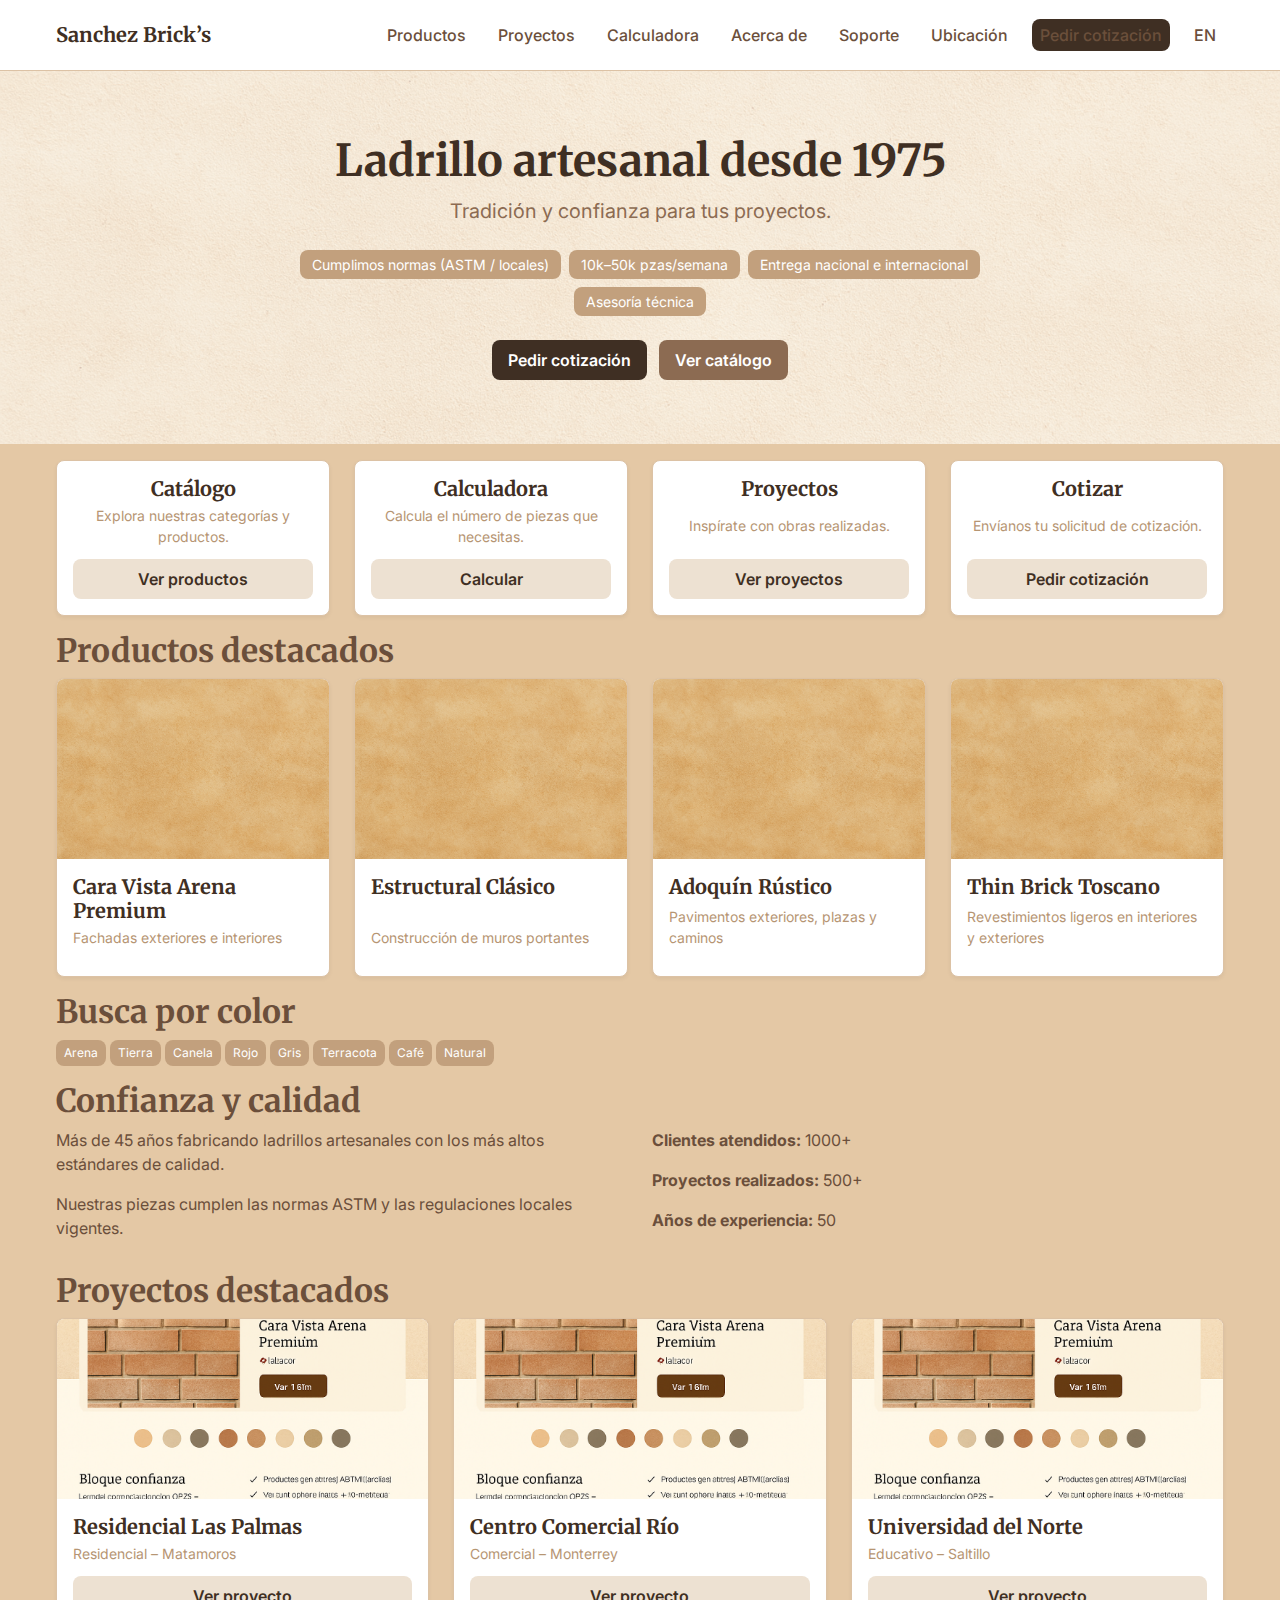
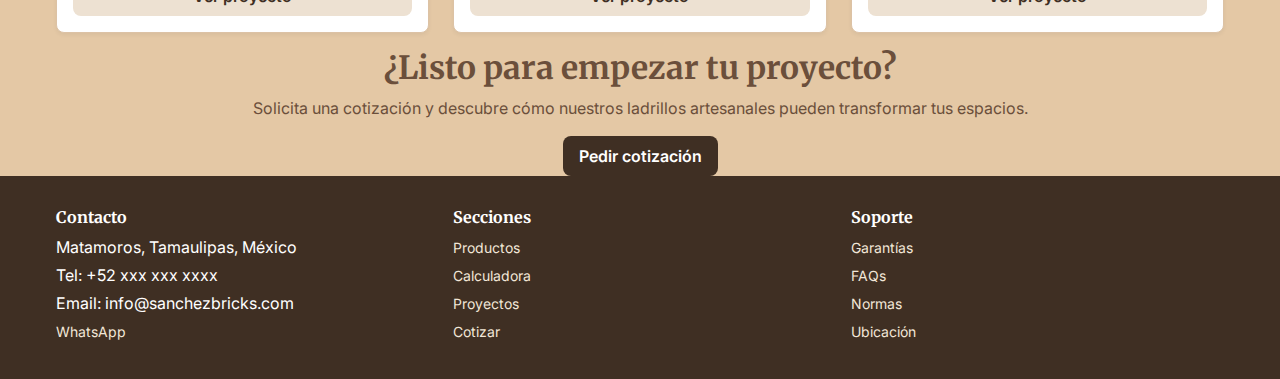
<file: index.html>
<!DOCTYPE html>
<html lang="es">
<head>
  <meta charset="UTF-8">
  <meta name="viewport" content="width=device-width, initial-scale=1.0">
  <title>Sanchez Brick’s | Ladrillo artesanal en Matamoros</title>
  <meta name="description" content="Desde 1975 fabricamos ladrillos artesanales de alta calidad. Catálogo, fichas técnicas y asesoría para proyectos en México y exportación.">
  <!-- Google Fonts -->
  <link rel="preconnect" href="https://fonts.googleapis.com">
  <link rel="preconnect" href="https://fonts.gstatic.com" crossorigin>
  <link href="https://fonts.googleapis.com/css2?family=Inter:wght@400;500;600&family=Merriweather:wght@700;800&display=swap" rel="stylesheet">
  <!-- Stylesheet -->
  <link rel="stylesheet" href="styles.css">
</head>
<body>
  <!-- Header / Navigation -->
  <header>
    <div class="container nav">
      <div class="logo">
        Sanchez Brick’s
      </div>
      <button id="menu-toggle" aria-label="Menú">☰</button>
      <ul>
        <li><a href="productos.html">Productos</a></li>
        <li><a href="proyectos.html">Proyectos</a></li>
        <li><a href="calculadora.html">Calculadora</a></li>
        <li><a href="acerca-de.html">Acerca de</a></li>
        <li><a href="soporte.html">Soporte</a></li>
        <li><a href="ubicacion.html">Ubicación</a></li>
        <li><a href="cotizar.html" class="btn btn-primary">Pedir cotización</a></li>
        <li><a href="en/index.html">EN</a></li>
      </ul>
    </div>
  </header>

  <!-- Hero Section -->
  <section class="hero">
    <div class="content">
      <h1>Ladrillo artesanal desde 1975</h1>
      <p class="subtitle">Tradición y confianza para tus proyectos.</p>
      <div class="badge-container">
        <span class="badge">Cumplimos normas (ASTM / locales)</span>
        <span class="badge">10k–50k pzas/semana</span>
        <span class="badge">Entrega nacional e internacional</span>
        <span class="badge">Asesoría técnica</span>
      </div>
      <a href="cotizar.html" class="btn btn-primary">Pedir cotización</a>
      <a href="productos.html" class="btn btn-secondary" style="margin-left:0.5rem;">Ver catálogo</a>
    </div>
  </section>

  <!-- Quick Access Section -->
  <section class="container mt-4">
    <div class="grid grid-cols-2 grid-cols-4">
      <a href="productos.html" class="card text-center">
        <div class="card-body">
          <h3 class="card-title">Catálogo</h3>
          <p class="card-text">Explora nuestras categorías y productos.</p>
          <span class="btn btn-light">Ver productos</span>
        </div>
      </a>
      <a href="calculadora.html" class="card text-center">
        <div class="card-body">
          <h3 class="card-title">Calculadora</h3>
          <p class="card-text">Calcula el número de piezas que necesitas.</p>
          <span class="btn btn-light">Calcular</span>
        </div>
      </a>
      <a href="proyectos.html" class="card text-center">
        <div class="card-body">
          <h3 class="card-title">Proyectos</h3>
          <p class="card-text">Inspírate con obras realizadas.</p>
          <span class="btn btn-light">Ver proyectos</span>
        </div>
      </a>
      <a href="cotizar.html" class="card text-center">
        <div class="card-body">
          <h3 class="card-title">Cotizar</h3>
          <p class="card-text">Envíanos tu solicitud de cotización.</p>
          <span class="btn btn-light">Pedir cotización</span>
        </div>
      </a>
    </div>
  </section>

  <!-- Featured Products Section -->
  <section class="container mt-4">
    <h2 class="mb-2">Productos destacados</h2>
    <div class="grid grid-cols-2 grid-cols-4" id="featured-products">
      <!-- Cards inserted dynamically by script -->
    </div>
  </section>

  <!-- Colour Filter Chips Section -->
  <section class="container mt-4">
    <h2 class="mb-2">Busca por color</h2>
    <div class="chips" id="color-chips">
      <!-- Chips inserted dynamically by script -->
    </div>
  </section>

  <!-- Trust Block -->
  <section class="container mt-4">
    <h2 class="mb-2">Confianza y calidad</h2>
    <div class="grid grid-cols-2">
      <div>
        <p>Más de 45 años fabricando ladrillos artesanales con los más altos estándares de calidad.</p>
        <p>Nuestras piezas cumplen las normas ASTM y las regulaciones locales vigentes.</p>
      </div>
      <div>
        <p><strong>Clientes atendidos:</strong> 1000+</p>
        <p><strong>Proyectos realizados:</strong> 500+</p>
        <p><strong>Años de experiencia:</strong> 50</p>
      </div>
    </div>
  </section>

  <!-- Featured Projects Section -->
  <section class="container mt-4">
    <h2 class="mb-2">Proyectos destacados</h2>
    <div class="grid grid-cols-2 grid-cols-3">
      <!-- Example project cards -->
      <a href="proyecto.html?slug=proyecto-residencial" class="card">
        <img src="assets/brick-wall.png" alt="Proyecto Residencial">
        <div class="card-body">
          <h3 class="card-title">Residencial Las Palmas</h3>
          <p class="card-text">Residencial – Matamoros</p>
          <span class="btn btn-light">Ver proyecto</span>
        </div>
      </a>
      <a href="proyecto.html?slug=proyecto-comercial" class="card">
        <img src="assets/brick-wall.png" alt="Proyecto Comercial">
        <div class="card-body">
          <h3 class="card-title">Centro Comercial Río</h3>
          <p class="card-text">Comercial – Monterrey</p>
          <span class="btn btn-light">Ver proyecto</span>
        </div>
      </a>
      <a href="proyecto.html?slug=proyecto-educativo" class="card">
        <img src="assets/brick-wall.png" alt="Proyecto Educativo">
        <div class="card-body">
          <h3 class="card-title">Universidad del Norte</h3>
          <p class="card-text">Educativo – Saltillo</p>
          <span class="btn btn-light">Ver proyecto</span>
        </div>
      </a>
    </div>
  </section>

  <!-- CTA central -->
  <section class="container mt-4 text-center">
    <h2 class="mb-2">¿Listo para empezar tu proyecto?</h2>
    <p class="mb-4">Solicita una cotización y descubre cómo nuestros ladrillos artesanales pueden transformar tus espacios.</p>
    <a href="cotizar.html" class="btn btn-primary">Pedir cotización</a>
  </section>

  <!-- Footer -->
  <footer>
    <div class="container footer-grid">
      <div>
        <h4>Contacto</h4>
        <ul>
          <li>Matamoros, Tamaulipas, México</li>
          <li>Tel: +52&nbsp;xxx&nbsp;xxx&nbsp;xxxx</li>
          <li>Email: info@sanchezbricks.com</li>
          <li><a href="https://wa.me/521XXXXXXXXXX">WhatsApp</a></li>
        </ul>
      </div>
      <div>
        <h4>Secciones</h4>
        <ul>
          <li><a href="productos.html">Productos</a></li>
          <li><a href="calculadora.html">Calculadora</a></li>
          <li><a href="proyectos.html">Proyectos</a></li>
          <li><a href="cotizar.html">Cotizar</a></li>
        </ul>
      </div>
      <div>
        <h4>Soporte</h4>
        <ul>
          <li><a href="soporte.html">Garantías</a></li>
          <li><a href="soporte.html#faq">FAQs</a></li>
          <li><a href="soporte.html#normas">Normas</a></li>
          <li><a href="ubicacion.html">Ubicación</a></li>
        </ul>
      </div>
    </div>
  </footer>

  <!-- Scripts -->
  <script src="scripts.js"></script>
  <script>
    // Populate featured products and colour chips on home page
    document.addEventListener('DOMContentLoaded', function () {
      // Featured products: simply take first three items
      const featuredContainer = document.getElementById('featured-products');
      if (featuredContainer) {
        products.slice(0, 4).forEach(prod => {
          const card = document.createElement('a');
          card.href = `producto.html?slug=${prod.slug}`;
          card.className = 'card';
          const img = document.createElement('img');
          img.src = prod.image;
          img.alt = prod.name;
          card.appendChild(img);
          const body = document.createElement('div');
          body.className = 'card-body';
          const title = document.createElement('h3');
          title.className = 'card-title';
          title.textContent = prod.name;
          body.appendChild(title);
          const text = document.createElement('p');
          text.className = 'card-text';
          text.textContent = prod.usos;
          body.appendChild(text);
          card.appendChild(body);
          featuredContainer.appendChild(card);
        });
      }
      // Colour chips: unique colours from all products
      const chipsContainer = document.getElementById('color-chips');
      if (chipsContainer) {
        const colourSet = new Set();
        products.forEach(p => {
          p.colores.forEach(c => colourSet.add(c));
        });
        Array.from(colourSet).forEach(colour => {
          const chip = document.createElement('span');
          chip.className = 'chip';
          chip.textContent = colour;
          chip.addEventListener('click', () => {
            // Redirect to products page with colour filter
            const search = new URLSearchParams({ color: colour }).toString();
            window.location.href = `productos.html?${search}`;
          });
          chipsContainer.appendChild(chip);
        });
      }
    });
  </script>
</body>
</html>
</file>
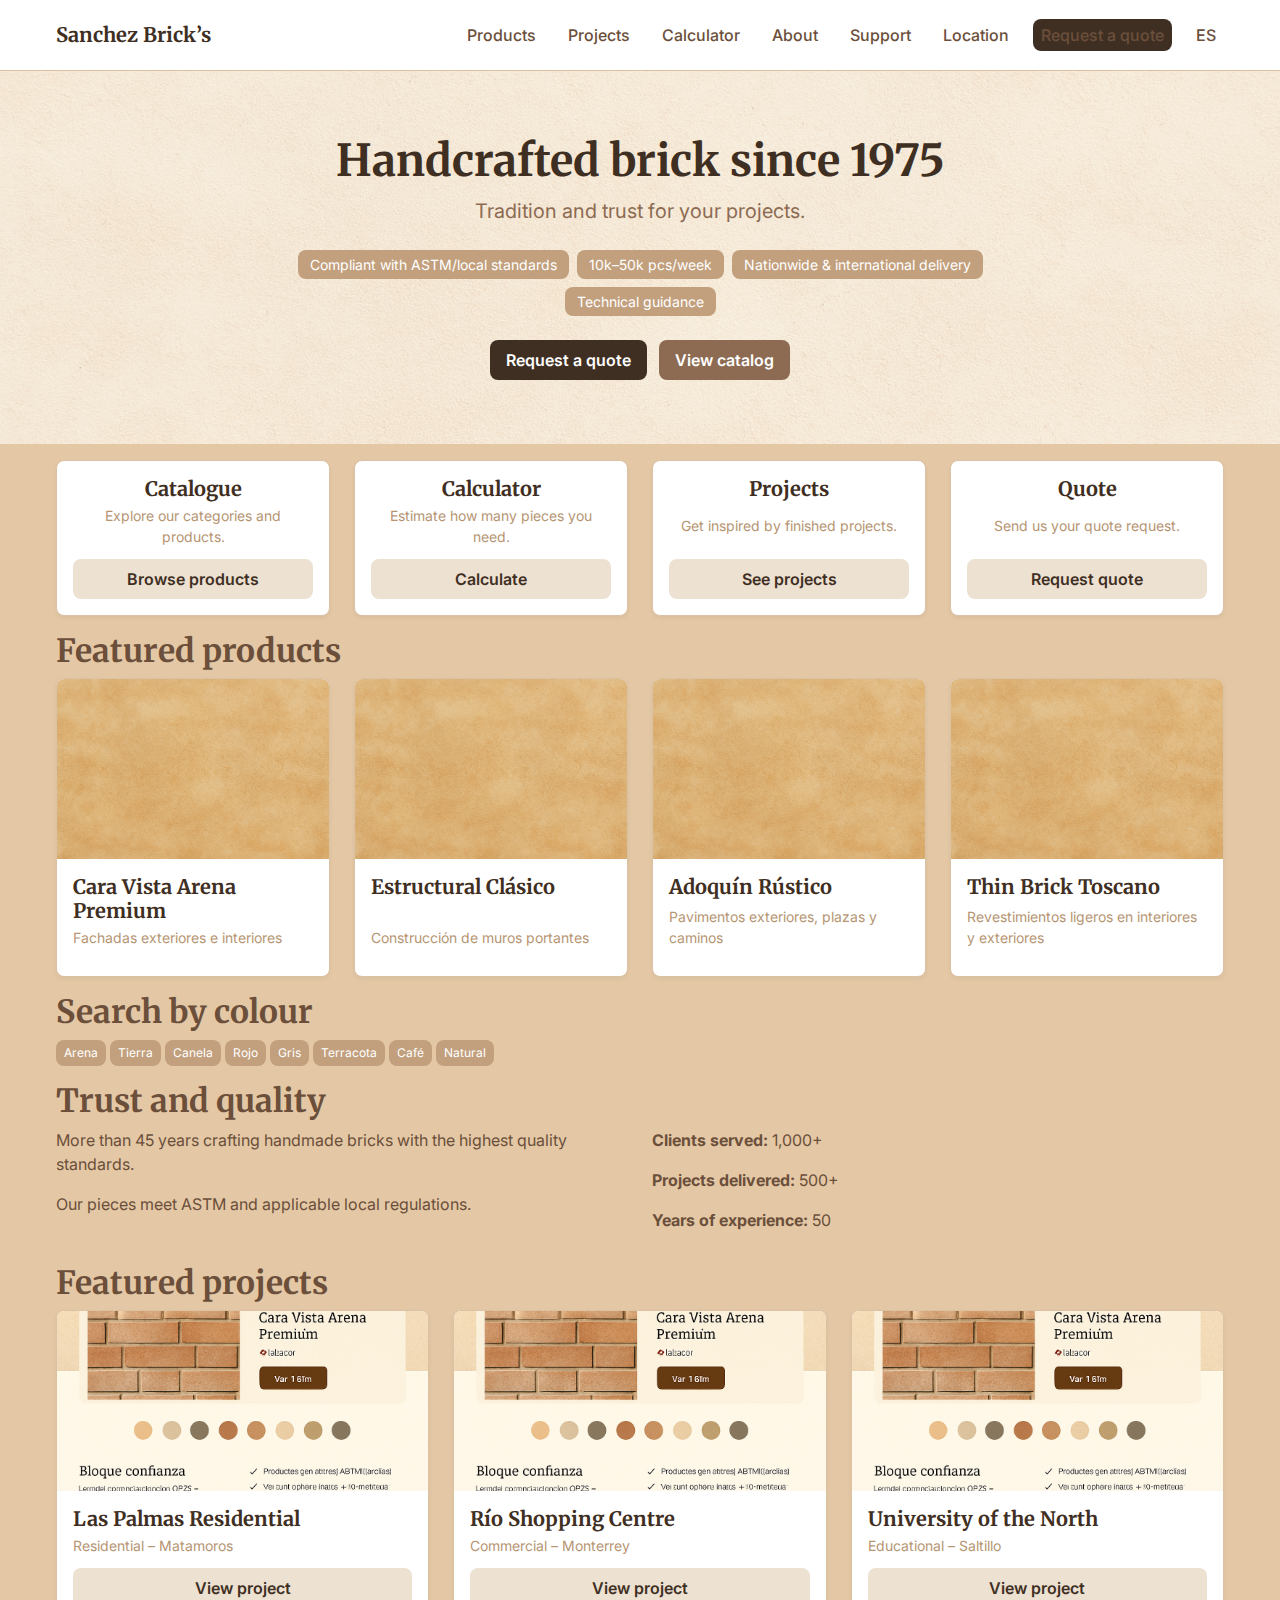
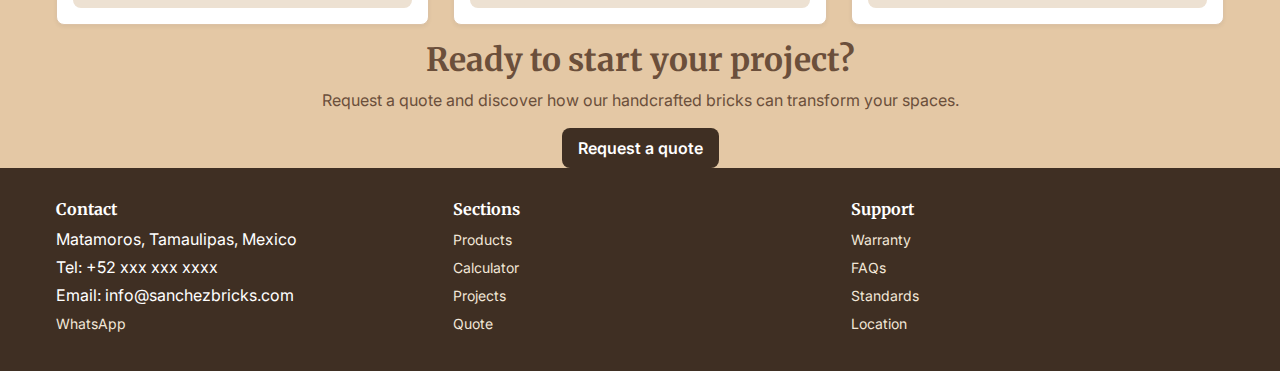
<file: en/index.html>
<!DOCTYPE html>
<html lang="en">
<head>
  <meta charset="UTF-8">
  <meta name="viewport" content="width=device-width, initial-scale=1.0">
  <title>Sanchez Brick’s | Handcrafted brick in Matamoros</title>
  <meta name="description" content="Since 1975 we have been crafting high‑quality handmade bricks. Catalogue, datasheets and technical guidance for projects in Mexico and abroad.">
  <link rel="preconnect" href="https://fonts.googleapis.com">
  <link rel="preconnect" href="https://fonts.gstatic.com" crossorigin>
  <link href="https://fonts.googleapis.com/css2?family=Inter:wght@400;500;600&family=Merriweather:wght@700;800&display=swap" rel="stylesheet">
  <link rel="stylesheet" href="../styles.css">
</head>
<body>
  <header>
    <div class="container nav">
      <div class="logo">Sanchez Brick’s</div>
      <button id="menu-toggle" aria-label="Menu">☰</button>
      <ul>
        <li><a href="../productos.html">Products</a></li>
        <li><a href="../proyectos.html">Projects</a></li>
        <li><a href="../calculadora.html">Calculator</a></li>
        <li><a href="../acerca-de.html">About</a></li>
        <li><a href="../soporte.html">Support</a></li>
        <li><a href="../ubicacion.html">Location</a></li>
        <li><a href="../cotizar.html" class="btn btn-primary">Request a quote</a></li>
        <li><a href="../index.html">ES</a></li>
      </ul>
    </div>
  </header>
  <section class="hero">
    <div class="content">
      <h1>Handcrafted brick since 1975</h1>
      <p class="subtitle">Tradition and trust for your projects.</p>
      <div class="badge-container">
        <span class="badge">Compliant with ASTM/local standards</span>
        <span class="badge">10k–50k pcs/week</span>
        <span class="badge">Nationwide & international delivery</span>
        <span class="badge">Technical guidance</span>
      </div>
      <a href="../cotizar.html" class="btn btn-primary">Request a quote</a>
      <a href="../productos.html" class="btn btn-secondary" style="margin-left:0.5rem;">View catalog</a>
    </div>
  </section>
  <section class="container mt-4">
    <div class="grid grid-cols-2 grid-cols-4">
      <a href="../productos.html" class="card text-center">
        <div class="card-body">
          <h3 class="card-title">Catalogue</h3>
          <p class="card-text">Explore our categories and products.</p>
          <span class="btn btn-light">Browse products</span>
        </div>
      </a>
      <a href="../calculadora.html" class="card text-center">
        <div class="card-body">
          <h3 class="card-title">Calculator</h3>
          <p class="card-text">Estimate how many pieces you need.</p>
          <span class="btn btn-light">Calculate</span>
        </div>
      </a>
      <a href="../proyectos.html" class="card text-center">
        <div class="card-body">
          <h3 class="card-title">Projects</h3>
          <p class="card-text">Get inspired by finished projects.</p>
          <span class="btn btn-light">See projects</span>
        </div>
      </a>
      <a href="../cotizar.html" class="card text-center">
        <div class="card-body">
          <h3 class="card-title">Quote</h3>
          <p class="card-text">Send us your quote request.</p>
          <span class="btn btn-light">Request quote</span>
        </div>
      </a>
    </div>
  </section>
  <section class="container mt-4">
    <h2 class="mb-2">Featured products</h2>
    <div class="grid grid-cols-2 grid-cols-4" id="featured-products-en"></div>
  </section>
  <section class="container mt-4">
    <h2 class="mb-2">Search by colour</h2>
    <div class="chips" id="color-chips-en"></div>
  </section>
  <section class="container mt-4">
    <h2 class="mb-2">Trust and quality</h2>
    <div class="grid grid-cols-2">
      <div>
        <p>More than 45 years crafting handmade bricks with the highest quality standards.</p>
        <p>Our pieces meet ASTM and applicable local regulations.</p>
      </div>
      <div>
        <p><strong>Clients served:</strong> 1,000+</p>
        <p><strong>Projects delivered:</strong> 500+</p>
        <p><strong>Years of experience:</strong> 50</p>
      </div>
    </div>
  </section>
  <section class="container mt-4">
    <h2 class="mb-2">Featured projects</h2>
    <div class="grid grid-cols-2 grid-cols-3">
      <a href="../proyecto.html?slug=residencial-palmas" class="card">
        <img src="../assets/brick-wall.png" alt="Residential Las Palmas">
        <div class="card-body">
          <h3 class="card-title">Las Palmas Residential</h3>
          <p class="card-text">Residential – Matamoros</p>
          <span class="btn btn-light">View project</span>
        </div>
      </a>
      <a href="../proyecto.html?slug=comercial-rio" class="card">
        <img src="../assets/brick-wall.png" alt="Río Shopping Centre">
        <div class="card-body">
          <h3 class="card-title">Río Shopping Centre</h3>
          <p class="card-text">Commercial – Monterrey</p>
          <span class="btn btn-light">View project</span>
        </div>
      </a>
      <a href="../proyecto.html?slug=educativo-norte" class="card">
        <img src="../assets/brick-wall.png" alt="University of the North">
        <div class="card-body">
          <h3 class="card-title">University of the North</h3>
          <p class="card-text">Educational – Saltillo</p>
          <span class="btn btn-light">View project</span>
        </div>
      </a>
    </div>
  </section>
  <section class="container mt-4 text-center">
    <h2 class="mb-2">Ready to start your project?</h2>
    <p class="mb-4">Request a quote and discover how our handcrafted bricks can transform your spaces.</p>
    <a href="../cotizar.html" class="btn btn-primary">Request a quote</a>
  </section>
  <footer>
    <div class="container footer-grid">
      <div>
        <h4>Contact</h4>
        <ul>
          <li>Matamoros, Tamaulipas, Mexico</li>
          <li>Tel: +52 xxx xxx xxxx</li>
          <li>Email: info@sanchezbricks.com</li>
          <li><a href="https://wa.me/521XXXXXXXXXX">WhatsApp</a></li>
        </ul>
      </div>
      <div>
        <h4>Sections</h4>
        <ul>
          <li><a href="../productos.html">Products</a></li>
          <li><a href="../calculadora.html">Calculator</a></li>
          <li><a href="../proyectos.html">Projects</a></li>
          <li><a href="../cotizar.html">Quote</a></li>
        </ul>
      </div>
      <div>
        <h4>Support</h4>
        <ul>
          <li><a href="../soporte.html">Warranty</a></li>
          <li><a href="../soporte.html#faq">FAQs</a></li>
          <li><a href="../soporte.html#normas">Standards</a></li>
          <li><a href="../ubicacion.html">Location</a></li>
        </ul>
      </div>
    </div>
  </footer>
  <script src="../scripts.js"></script>
  <script>
    // Populate featured products and colour chips in English home
    document.addEventListener('DOMContentLoaded', function () {
      const featuredContainer = document.getElementById('featured-products-en');
      if (featuredContainer) {
        products.slice(0, 4).forEach(prod => {
          const card = document.createElement('a');
          card.href = `../producto.html?slug=${prod.slug}`;
          card.className = 'card';
          const img = document.createElement('img');
          img.src = `../${prod.image}`;
          img.alt = prod.name;
          card.appendChild(img);
          const body = document.createElement('div');
          body.className = 'card-body';
          const title = document.createElement('h3');
          title.className = 'card-title';
          title.textContent = prod.name;
          body.appendChild(title);
          const text = document.createElement('p');
          text.className = 'card-text';
          text.textContent = prod.usos;
          body.appendChild(text);
          card.appendChild(body);
          featuredContainer.appendChild(card);
        });
      }
      const chipsContainer = document.getElementById('color-chips-en');
      if (chipsContainer) {
        const colourSet = new Set();
        products.forEach(p => {
          p.colores.forEach(c => colourSet.add(c));
        });
        Array.from(colourSet).forEach(colour => {
          const chip = document.createElement('span');
          chip.className = 'chip';
          chip.textContent = colour;
          chip.addEventListener('click', () => {
            const params = new URLSearchParams({ color: colour }).toString();
            window.location.href = `../productos.html?${params}`;
          });
          chipsContainer.appendChild(chip);
        });
      }
    });
  </script>
</body>
</html>
</file>
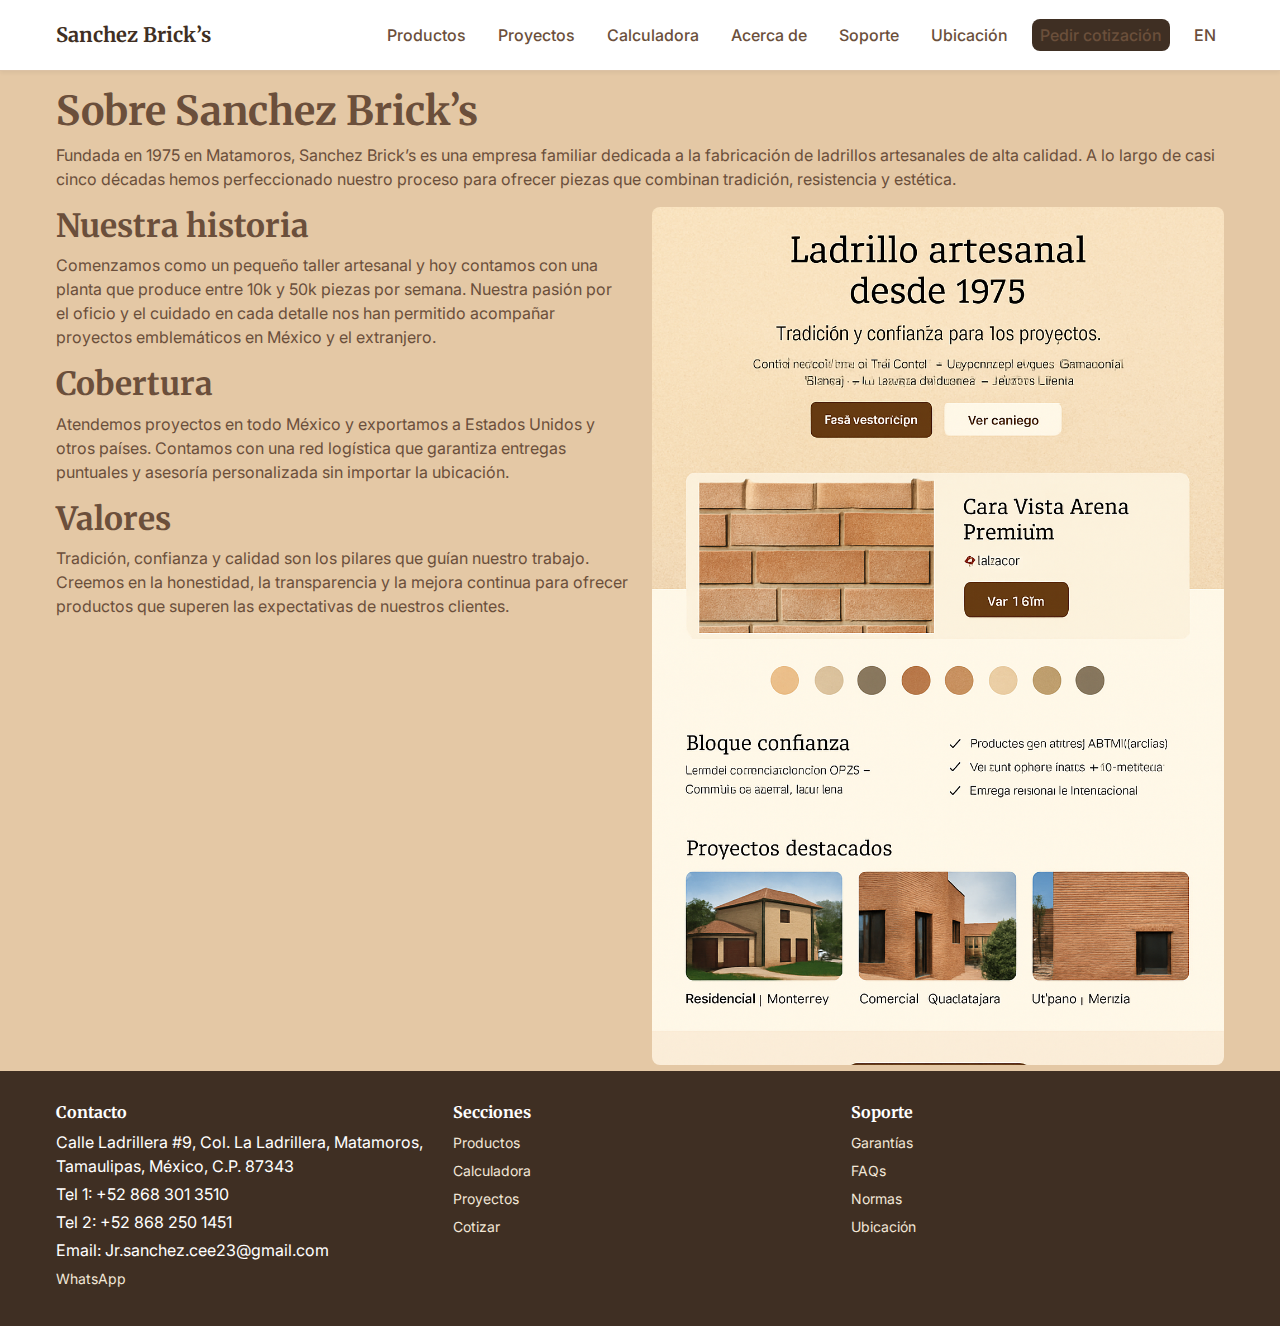
<file: acerca-de.html>
<!DOCTYPE html>
<html lang="es">
<head>
  <meta charset="UTF-8">
  <meta name="viewport" content="width=device-width, initial-scale=1.0">
  <title>Acerca de | Sanchez Brick’s</title>
  <meta name="description" content="Conoce nuestra historia, valores y capacidad de producción.">
  <link rel="preconnect" href="https://fonts.googleapis.com">
  <link rel="preconnect" href="https://fonts.gstatic.com" crossorigin>
  <link href="https://fonts.googleapis.com/css2?family=Inter:wght@400;500;600&family=Merriweather:wght@700;800&display=swap" rel="stylesheet">
  <link rel="stylesheet" href="styles.css">
</head>
<body>
  <header>
    <div class="container nav">
      <div class="logo">Sanchez Brick’s</div>
      <button id="menu-toggle" aria-label="Menú">☰</button>
      <ul>
        <li><a href="productos.html">Productos</a></li>
        <li><a href="proyectos.html">Proyectos</a></li>
        <li><a href="calculadora.html">Calculadora</a></li>
        <li><a href="acerca-de.html" class="active">Acerca de</a></li>
        <li><a href="soporte.html">Soporte</a></li>
        <li><a href="ubicacion.html">Ubicación</a></li>
        <li><a href="cotizar.html" class="btn btn-primary">Pedir cotización</a></li>
        <li><a href="en/index.html">EN</a></li>
      </ul>
    </div>
  </header>
  <main class="container mt-4">
    <h1 class="mb-2">Sobre Sanchez Brick’s</h1>
    <p class="mb-4">Fundada en 1975 en Matamoros, Sanchez Brick’s es una empresa familiar dedicada a la fabricación de ladrillos artesanales de alta calidad. A lo largo de casi cinco décadas hemos perfeccionado nuestro proceso para ofrecer piezas que combinan tradición, resistencia y estética.</p>
    <div class="grid grid-cols-2">
      <div>
        <h2 class="mb-2">Nuestra historia</h2>
        <p>Comenzamos como un pequeño taller artesanal y hoy contamos con una planta que produce entre 10k y 50k piezas por semana. Nuestra pasión por el oficio y el cuidado en cada detalle nos han permitido acompañar proyectos emblemáticos en México y el extranjero.</p>
        <h2 class="mb-2">Cobertura</h2>
        <p>Atendemos proyectos en todo México y exportamos a Estados Unidos y otros países. Contamos con una red logística que garantiza entregas puntuales y asesoría personalizada sin importar la ubicación.</p>
        <h2 class="mb-2">Valores</h2>
        <p>Tradición, confianza y calidad son los pilares que guían nuestro trabajo. Creemos en la honestidad, la transparencia y la mejora continua para ofrecer productos que superen las expectativas de nuestros clientes.</p>
      </div>
      <div>
        <img src="assets/brick-wall.png" alt="Taller" style="width:100%; border-radius: var(--radius-sm);">
      </div>
    </div>
  </main>
  <footer>
    <div class="container footer-grid">
      <div>
        <h4>Contacto</h4>
        <ul>
          <li>Calle Ladrillera #9, Col. La Ladrillera, Matamoros, Tamaulipas, México, C.P. 87343</li>
          <li>Tel 1: +52 868 301 3510</li>
          <li>Tel 2: +52 868 250 1451</li>
          <li>Email: Jr.sanchez.cee23@gmail.com</li>
          <li><a href="https://wa.me/526883013510">WhatsApp</a></li>
        </ul>
      </div>
      <div>
        <h4>Secciones</h4>
        <ul>
          <li><a href="productos.html">Productos</a></li>
          <li><a href="calculadora.html">Calculadora</a></li>
          <li><a href="proyectos.html">Proyectos</a></li>
          <li><a href="cotizar.html">Cotizar</a></li>
        </ul>
      </div>
      <div>
        <h4>Soporte</h4>
        <ul>
          <li><a href="soporte.html">Garantías</a></li>
          <li><a href="soporte.html#faq">FAQs</a></li>
          <li><a href="soporte.html#normas">Normas</a></li>
          <li><a href="ubicacion.html">Ubicación</a></li>
        </ul>
      </div>
    </div>
  </footer>
  <script src="scripts.js"></script>
</body>
</html>
</file>
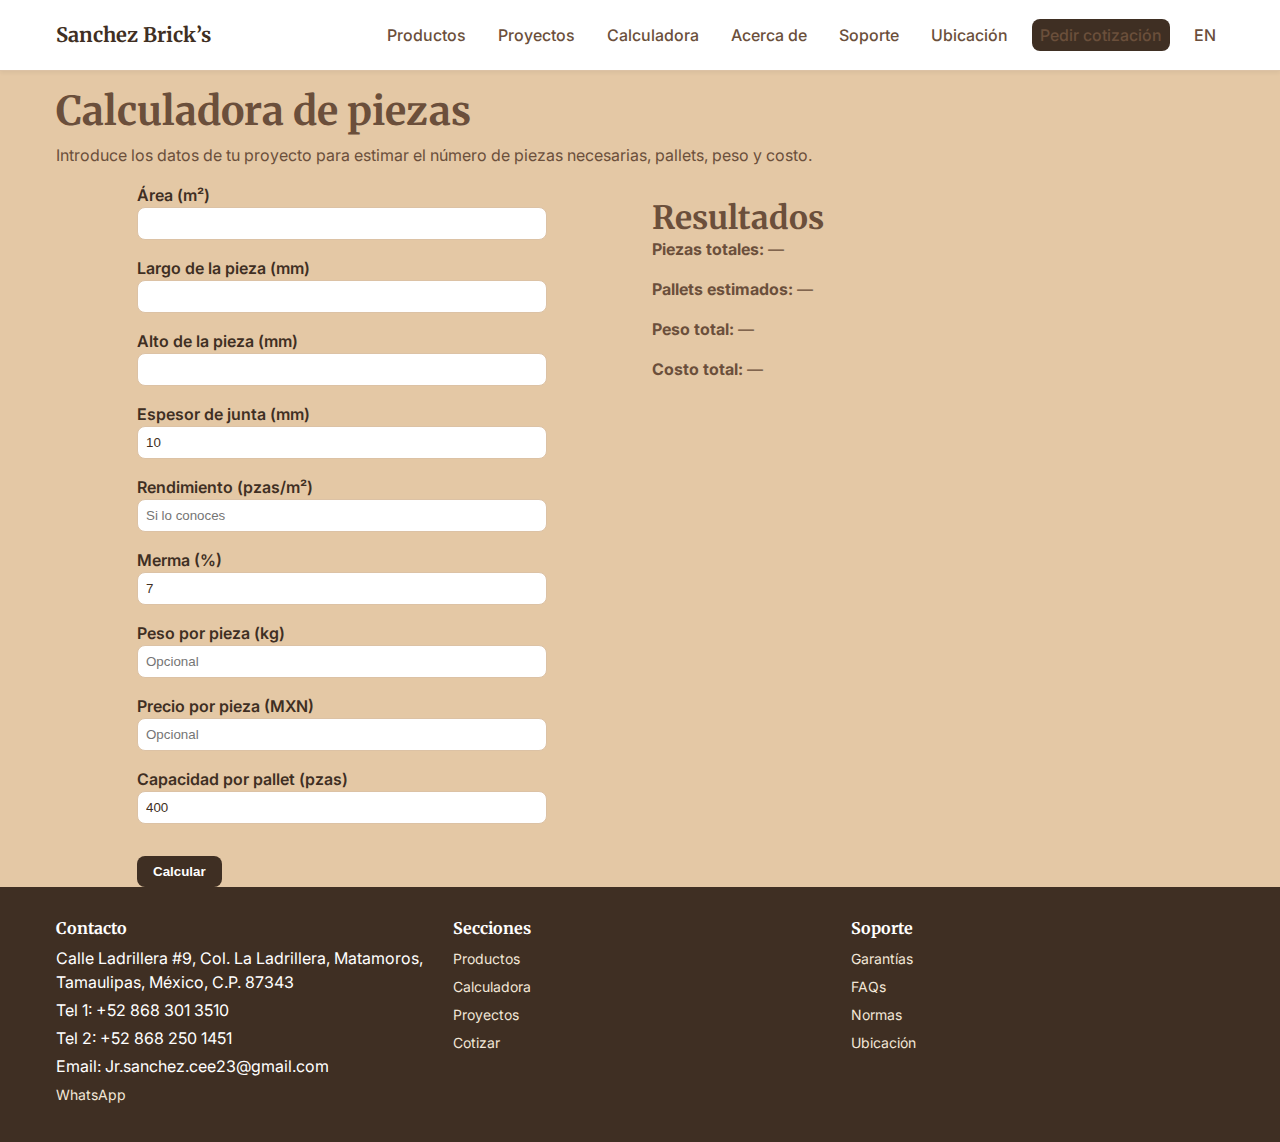
<file: calculadora.html>
<!DOCTYPE html>
<html lang="es">
<head>
  <meta charset="UTF-8">
  <meta name="viewport" content="width=device-width, initial-scale=1.0">
  <title>Calculadora de Piezas | Sanchez Brick’s</title>
  <meta name="description" content="Calcula la cantidad de ladrillos, pallets, peso y costo para tu proyecto.">
  <link rel="preconnect" href="https://fonts.googleapis.com">
  <link rel="preconnect" href="https://fonts.gstatic.com" crossorigin>
  <link href="https://fonts.googleapis.com/css2?family=Inter:wght@400;500;600&family=Merriweather:wght@700;800&display=swap" rel="stylesheet">
  <link rel="stylesheet" href="styles.css">
</head>
<body>
  <header>
    <div class="container nav">
      <div class="logo">Sanchez Brick’s</div>
      <button id="menu-toggle" aria-label="Menú">☰</button>
      <ul>
        <li><a href="productos.html">Productos</a></li>
        <li><a href="proyectos.html">Proyectos</a></li>
        <li><a href="calculadora.html" class="active">Calculadora</a></li>
        <li><a href="acerca-de.html">Acerca de</a></li>
        <li><a href="soporte.html">Soporte</a></li>
        <li><a href="ubicacion.html">Ubicación</a></li>
        <li><a href="cotizar.html" class="btn btn-primary">Pedir cotización</a></li>
        <li><a href="en/index.html">EN</a></li>
      </ul>
    </div>
  </header>
  <main class="container mt-4">
    <h1 class="mb-2">Calculadora de piezas</h1>
    <p class="mb-4">Introduce los datos de tu proyecto para estimar el número de piezas necesarias, pallets, peso y costo.</p>
    <div class="grid grid-cols-2">
      <!-- Form -->
      <form id="calculator-form">
        <div>
          <label for="calc-area">Área (m²)</label>
          <input type="number" id="calc-area" min="0" step="0.01" required>
        </div>
        <div>
          <label for="calc-largo">Largo de la pieza (mm)</label>
          <input type="number" id="calc-largo" min="0" step="1">
        </div>
        <div>
          <label for="calc-alto">Alto de la pieza (mm)</label>
          <input type="number" id="calc-alto" min="0" step="1">
        </div>
        <div>
          <label for="calc-junta">Espesor de junta (mm)</label>
          <input type="number" id="calc-junta" min="0" step="0.1" value="10">
        </div>
        <div>
          <label for="calc-rendimiento">Rendimiento (pzas/m²)</label>
          <input type="number" id="calc-rendimiento" min="0" step="1" placeholder="Si lo conoces">
        </div>
        <div>
          <label for="calc-merma">Merma (%)</label>
          <input type="number" id="calc-merma" min="0" max="100" step="0.1" value="7">
        </div>
        <div>
          <label for="calc-peso">Peso por pieza (kg)</label>
          <input type="number" id="calc-peso" min="0" step="0.01" placeholder="Opcional">
        </div>
        <div>
          <label for="calc-precio">Precio por pieza (MXN)</label>
          <input type="number" id="calc-precio" min="0" step="0.01" placeholder="Opcional">
        </div>
        <div>
          <label for="calc-pallet">Capacidad por pallet (pzas)</label>
          <input type="number" id="calc-pallet" min="1" step="1" value="400">
        </div>
        <div class="mt-4">
          <button type="submit" class="btn btn-primary">Calcular</button>
        </div>
      </form>
      <!-- Results -->
      <div id="calculator-results" class="mt-4">
        <h2>Resultados</h2>
        <p><strong>Piezas totales:</strong> <span id="result-piezas">—</span></p>
        <p><strong>Pallets estimados:</strong> <span id="result-pallets">—</span></p>
        <p><strong>Peso total:</strong> <span id="result-peso">—</span></p>
        <p><strong>Costo total:</strong> <span id="result-costo">—</span></p>
      </div>
    </div>
  </main>
  <footer>
    <div class="container footer-grid">
      <div>
        <h4>Contacto</h4>
        <ul>
          <li>Calle Ladrillera #9, Col. La Ladrillera, Matamoros, Tamaulipas, México, C.P. 87343</li>
          <li>Tel 1: +52 868 301 3510</li>
          <li>Tel 2: +52 868 250 1451</li>
          <li>Email: Jr.sanchez.cee23@gmail.com</li>
          <li><a href="https://wa.me/526883013510">WhatsApp</a></li>
        </ul>
      </div>
      <div>
        <h4>Secciones</h4>
        <ul>
          <li><a href="productos.html">Productos</a></li>
          <li><a href="calculadora.html">Calculadora</a></li>
          <li><a href="proyectos.html">Proyectos</a></li>
          <li><a href="cotizar.html">Cotizar</a></li>
        </ul>
      </div>
      <div>
        <h4>Soporte</h4>
        <ul>
          <li><a href="soporte.html">Garantías</a></li>
          <li><a href="soporte.html#faq">FAQs</a></li>
          <li><a href="soporte.html#normas">Normas</a></li>
          <li><a href="ubicacion.html">Ubicación</a></li>
        </ul>
      </div>
    </div>
  </footer>
  <script src="scripts.js"></script>
</body>
</html>
</file>
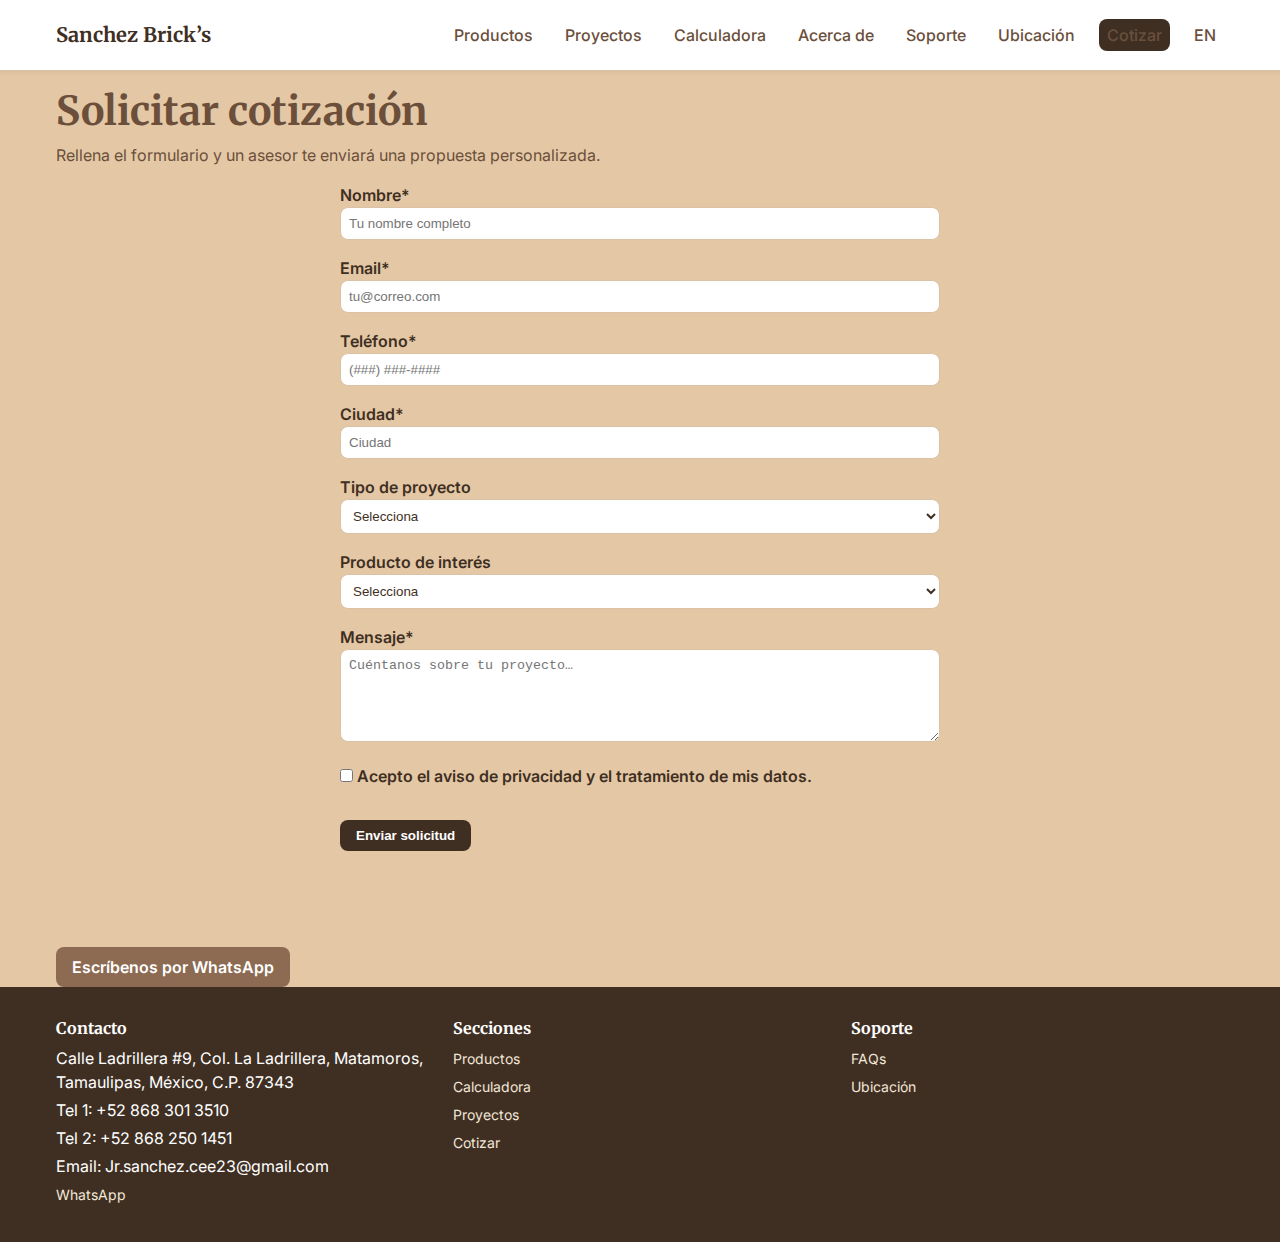
<file: cotizar.html>
<!DOCTYPE html>
<html lang="es">
<head>
  <meta charset="UTF-8">
  <meta name="viewport" content="width=device-width, initial-scale=1.0">
  <title>Solicitar Cotización | Sanchez Brick’s</title>
  <meta name="description" content="Envíanos tu solicitud de cotización para cualquier producto o proyecto.">
  <link rel="preconnect" href="https://fonts.googleapis.com">
  <link rel="preconnect" href="https://fonts.gstatic.com" crossorigin>
  <link href="https://fonts.googleapis.com/css2?family=Inter:wght@400;500;600&family=Merriweather:wght@700;800&display=swap" rel="stylesheet">
  <link rel="stylesheet" href="styles.css">
</head>
<body>
  <header>
    <div class="container nav">
      <div class="logo">Sanchez Brick’s</div>
      <button id="menu-toggle" aria-label="Menú">☰</button>
      <ul>
        <li><a href="productos.html">Productos</a></li>
        <li><a href="proyectos.html">Proyectos</a></li>
        <li><a href="calculadora.html">Calculadora</a></li>
        <li><a href="acerca-de.html">Acerca de</a></li>
        <li><a href="soporte.html">Soporte</a></li>
        <li><a href="ubicacion.html">Ubicación</a></li>
        <li><a href="cotizar.html" class="btn btn-primary active">Cotizar</a></li>
        <li><a href="en/index.html">EN</a></li>
      </ul>
    </div>
  </header>
  <main class="container mt-4">
    <h1 class="mb-2">Solicitar cotización</h1>
    <p class="mb-4">Rellena el formulario y un asesor te enviará una propuesta personalizada.</p>
    <form id="contact-form">
      <div>
        <label for="contact-name">Nombre*</label>
        <input type="text" id="contact-name" required placeholder="Tu nombre completo">
      </div>
      <div>
        <label for="contact-email">Email*</label>
        <input type="email" id="contact-email" required placeholder="tu@correo.com">
      </div>
      <div>
        <label for="contact-phone">Teléfono*</label>
        <input type="text" id="contact-phone" required placeholder="(###) ###-####">
      </div>
      <div>
        <label for="contact-city">Ciudad*</label>
        <input type="text" id="contact-city" required placeholder="Ciudad">
      </div>
      <div>
        <label for="contact-project">Tipo de proyecto</label>
        <select id="contact-project">
          <option value="">Selecciona</option>
          <option value="Residencial">Residencial</option>
          <option value="Comercial">Comercial</option>
          <option value="Educativo">Educativo</option>
          <option value="Urbano">Urbano</option>
        </select>
      </div>
      <div>
        <label for="contact-product">Producto de interés</label>
        <select id="contact-product">
          <option value="">Selecciona</option>
          <option value="cara-vista-arena-premium">Cara Vista Arena Premium</option>
          <option value="estructural-clasico">Estructural Clásico</option>
          <option value="adoquin-rustico">Adoquín Rústico</option>
          <option value="thin-brick-toscano">Thin Brick Toscano</option>
          <option value="refractario-alta-temperatura">Refractario Alta Temperatura</option>
        </select>
      </div>
      <div>
        <label for="contact-message">Mensaje*</label>
        <textarea id="contact-message" rows="5" required placeholder="Cuéntanos sobre tu proyecto…"></textarea>
      </div>
      <div>
        <label><input type="checkbox" id="contact-privacy" required> Acepto el aviso de privacidad y el tratamiento de mis datos.</label>
      </div>
      <div class="mt-4">
        <button type="submit" class="btn btn-primary">Enviar solicitud</button>
      </div>
      <p id="contact-success" class="mt-2" style="color: var(--coffee-800);"></p>
      <p id="contact-error" class="mt-2" style="color: var(--espresso-950);"></p>
    </form>
    <div class="mt-4">
  <a href="https://wa.me/526883013510" class="btn btn-secondary">Escríbenos por WhatsApp</a>
    </div>
  </main>
  <footer>
    <div class="container footer-grid">
      <div>
        <h4>Contacto</h4>
        <ul>
          <li>Calle Ladrillera #9, Col. La Ladrillera, Matamoros, Tamaulipas, México, C.P. 87343</li>
          <li>Tel 1: +52 868 301 3510</li>
          <li>Tel 2: +52 868 250 1451</li>
          <li>Email: Jr.sanchez.cee23@gmail.com</li>
          <li><a href="https://wa.me/526883013510">WhatsApp</a></li>
        </ul>
      </div>
      <div>
        <h4>Secciones</h4>
        <ul>
          <li><a href="productos.html">Productos</a></li>
          <li><a href="calculadora.html">Calculadora</a></li>
          <li><a href="proyectos.html">Proyectos</a></li>
          <li><a href="cotizar.html">Cotizar</a></li>
        </ul>
      </div>
      <div>
        <h4>Soporte</h4>
        <ul>
          <li><a href="soporte.html#faq">FAQs</a></li>
          <li><a href="ubicacion.html">Ubicación</a></li>
        </ul>
      </div>
    </div>
  </footer>
  <script src="scripts.js"></script>
</body>
</html>
</file>
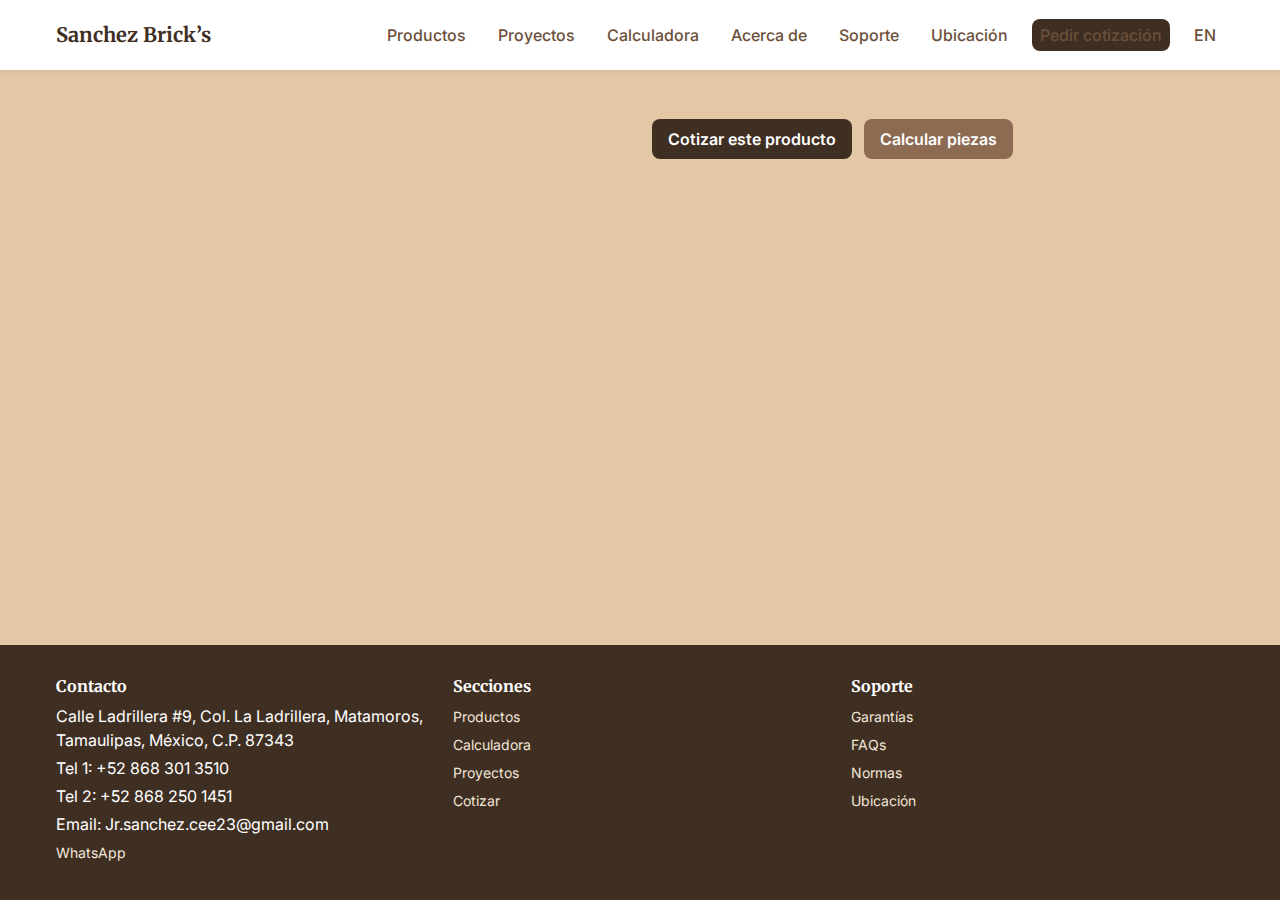
<file: producto.html>
<!DOCTYPE html>
<html lang="es">
<head>
  <meta charset="UTF-8">
  <meta name="viewport" content="width=device-width, initial-scale=1.0">
  <title>Detalle de Producto | Sanchez Brick’s</title>
  <meta name="description" content="Ficha técnica y especificaciones del producto.">
  <link rel="preconnect" href="https://fonts.googleapis.com">
  <link rel="preconnect" href="https://fonts.gstatic.com" crossorigin>
  <link href="https://fonts.googleapis.com/css2?family=Inter:wght@400;500;600&family=Merriweather:wght@700;800&display=swap" rel="stylesheet">
  <link rel="stylesheet" href="styles.css">
</head>
<body>
  <header>
    <div class="container nav">
      <div class="logo">Sanchez Brick’s</div>
      <button id="menu-toggle" aria-label="Menú">☰</button>
      <ul>
        <li><a href="productos.html">Productos</a></li>
        <li><a href="proyectos.html">Proyectos</a></li>
        <li><a href="calculadora.html">Calculadora</a></li>
        <li><a href="acerca-de.html">Acerca de</a></li>
        <li><a href="soporte.html">Soporte</a></li>
        <li><a href="ubicacion.html">Ubicación</a></li>
        <li><a href="cotizar.html" class="btn btn-primary">Pedir cotización</a></li>
        <li><a href="en/index.html">EN</a></li>
      </ul>
    </div>
  </header>
  <main class="container mt-4" id="product-detail">
    <!-- Populated dynamically -->
    <h1 class="product-name mb-2"></h1>
    <p class="product-usos mb-4"></p>
    <div class="grid grid-cols-2">
      <div class="product-gallery"></div>
      <div>
        <table class="spec-table"></table>
        <div class="mt-4">
          <a class="btn btn-primary btn-quote" href="#">Cotizar este producto</a>
          <a class="btn btn-secondary btn-calc" href="#" style="margin-left:0.5rem;">Calcular piezas</a>
        </div>
      </div>
    </div>
  </main>
  <footer>
    <div class="container footer-grid">
      <div>
        <h4>Contacto</h4>
        <ul>
          <li>Calle Ladrillera #9, Col. La Ladrillera, Matamoros, Tamaulipas, México, C.P. 87343</li>
          <li>Tel 1: +52 868 301 3510</li>
          <li>Tel 2: +52 868 250 1451</li>
          <li>Email: Jr.sanchez.cee23@gmail.com</li>
          <li><a href="https://wa.me/526883013510">WhatsApp</a></li>
        </ul>
      </div>
      <div>
        <h4>Secciones</h4>
        <ul>
          <li><a href="productos.html">Productos</a></li>
          <li><a href="calculadora.html">Calculadora</a></li>
          <li><a href="proyectos.html">Proyectos</a></li>
          <li><a href="cotizar.html">Cotizar</a></li>
        </ul>
      </div>
      <div>
        <h4>Soporte</h4>
        <ul>
          <li><a href="soporte.html">Garantías</a></li>
          <li><a href="soporte.html#faq">FAQs</a></li>
          <li><a href="soporte.html#normas">Normas</a></li>
          <li><a href="ubicacion.html">Ubicación</a></li>
        </ul>
      </div>
    </div>
  </footer>
  <script src="scripts.js"></script>
</body>
</html>
</file>
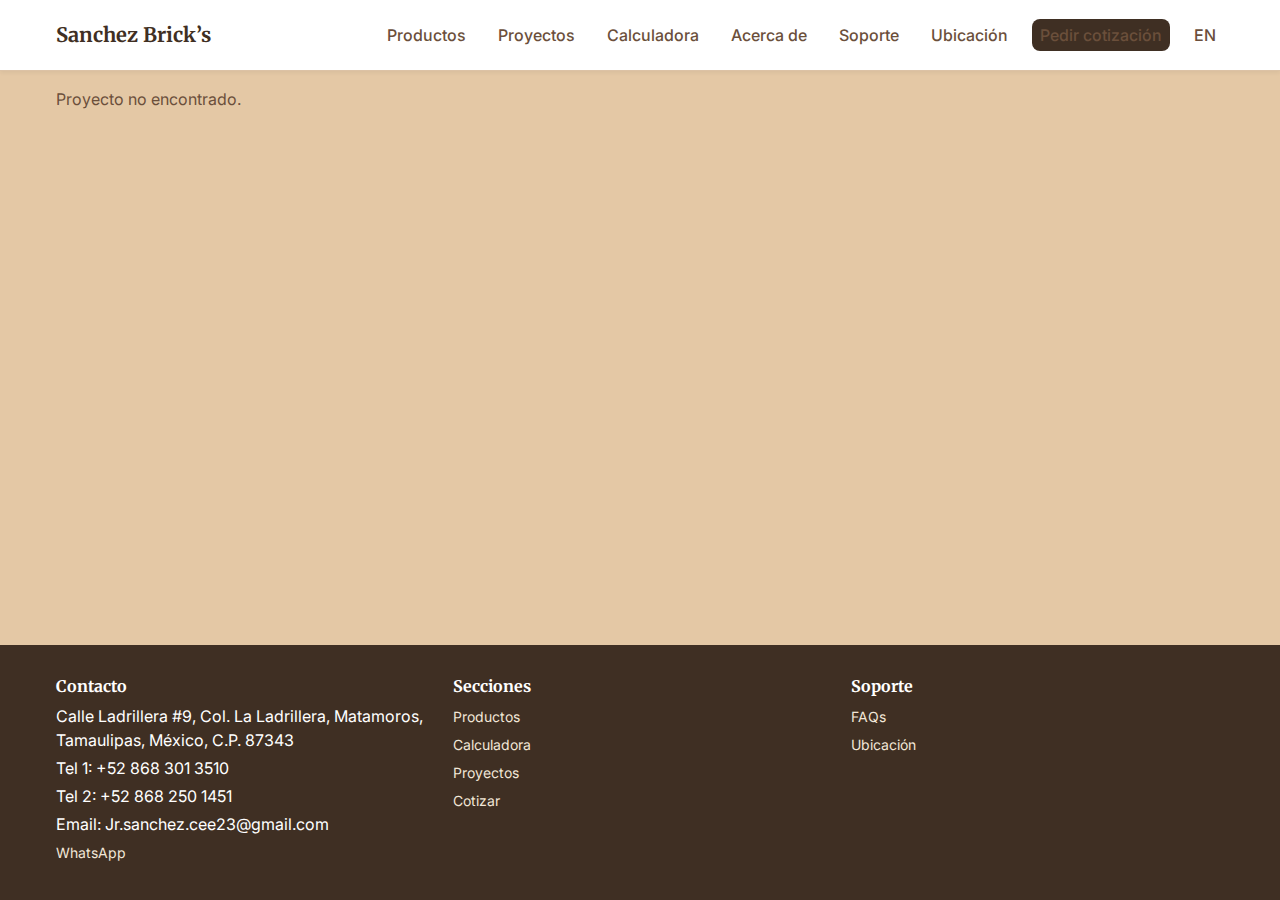
<file: proyecto.html>
<!DOCTYPE html>
<html lang="es">
<head>
  <meta charset="UTF-8">
  <meta name="viewport" content="width=device-width, initial-scale=1.0">
  <title>Detalle de Proyecto | Sanchez Brick’s</title>
  <meta name="description" content="Conoce los retos, soluciones y resultados de nuestros proyectos destacados.">
  <link rel="preconnect" href="https://fonts.googleapis.com">
  <link rel="preconnect" href="https://fonts.gstatic.com" crossorigin>
  <link href="https://fonts.googleapis.com/css2?family=Inter:wght@400;500;600&family=Merriweather:wght@700;800&display=swap" rel="stylesheet">
  <link rel="stylesheet" href="styles.css">
</head>
<body>
  <header>
    <div class="container nav">
      <div class="logo">Sanchez Brick’s</div>
      <button id="menu-toggle" aria-label="Menú">☰</button>
      <ul>
        <li><a href="productos.html">Productos</a></li>
        <li><a href="proyectos.html" class="active">Proyectos</a></li>
        <li><a href="calculadora.html">Calculadora</a></li>
        <li><a href="acerca-de.html">Acerca de</a></li>
        <li><a href="soporte.html">Soporte</a></li>
        <li><a href="ubicacion.html">Ubicación</a></li>
        <li><a href="cotizar.html" class="btn btn-primary">Pedir cotización</a></li>
        <li><a href="en/index.html">EN</a></li>
      </ul>
    </div>
  </header>
  <main class="container mt-4" id="project-detail">
    <!-- Populated dynamically -->
    <h1 id="project-title" class="mb-2"></h1>
    <p id="project-meta" class="mb-4"></p>
    <div class="product-gallery mb-4" id="project-gallery"></div>
    <h2>Reto</h2>
    <p id="project-reto" class="mb-4"></p>
    <h2>Solución</h2>
    <p id="project-solucion" class="mb-4"></p>
    <h2>Resultados</h2>
    <p id="project-resultados" class="mb-4"></p>
    <h3>Ficha breve</h3>
    <table class="spec-table" id="project-ficha"></table>
  </main>
  <footer>
    <div class="container footer-grid">
      <div>
        <h4>Contacto</h4>
        <ul>
          <li>Calle Ladrillera #9, Col. La Ladrillera, Matamoros, Tamaulipas, México, C.P. 87343</li>
          <li>Tel 1: +52 868 301 3510</li>
          <li>Tel 2: +52 868 250 1451</li>
          <li>Email: Jr.sanchez.cee23@gmail.com</li>
          <li><a href="https://wa.me/526883013510">WhatsApp</a></li>
        </ul>
      </div>
      <div>
        <h4>Secciones</h4>
        <ul>
          <li><a href="productos.html">Productos</a></li>
          <li><a href="calculadora.html">Calculadora</a></li>
          <li><a href="proyectos.html">Proyectos</a></li>
          <li><a href="cotizar.html">Cotizar</a></li>
        </ul>
      </div>
      <div>
        <h4>Soporte</h4>
        <ul>
          <li><a href="soporte.html#faq">FAQs</a></li>
          <li><a href="ubicacion.html">Ubicación</a></li>
        </ul>
      </div>
    </div>
  </footer>
  <script>
    // Mini dataset for projects.  In a real site this would come from a CMS.
    const projectData = {
      'residencial-palmas': {
        title: 'Residencial Las Palmas',
        type: 'Residencial',
        city: 'Matamoros',
        gallery: ['assets/brick-wall.png'],
        reto: 'Diseñar una fachada cálida y duradera para un desarrollo residencial de lujo en el norte de la ciudad.',
        solucion: 'Se utilizó nuestro ladrillo Cara Vista Arena Premium para recubrir las fachadas, combinando texturas lisas y semirústicas.',
        resultados: 'El conjunto habitacional obtuvo una apariencia elegante y atemporal, con un mantenimiento mínimo y excelente aislamiento térmico.',
        ficha: {
          'Metros construidos': '500 m²',
          'Plazos': '6 meses',
          'Productos usados': ['<a href="producto.html?slug=cara-vista-arena-premium">Cara Vista Arena Premium</a>']
        }
      },
      'comercial-rio': {
        title: 'Centro Comercial Río',
        type: 'Comercial',
        city: 'Monterrey',
        gallery: ['assets/brick-wall.png'],
        reto: 'Construir muros portantes para una plaza comercial de gran afluencia.',
        solucion: 'Se empleó nuestro ladrillo Estructural Clásico, capaz de soportar cargas importantes y brindar acabado rústico.',
        resultados: 'El centro comercial se inauguró a tiempo, destacando por su robustez y estética tradicional.',
        ficha: {
          'Metros construidos': '1200 m²',
          'Plazos': '10 meses',
          'Productos usados': ['<a href="producto.html?slug=estructural-clasico">Estructural Clásico</a>']
        }
      },
      'educativo-norte': {
        title: 'Universidad del Norte',
        type: 'Educativo',
        city: 'Saltillo',
        gallery: ['assets/brick-wall.png'],
        reto: 'Revestir aulas y auditorios con un material que combine estética y aislamiento acústico.',
        solucion: 'Nuestra línea Thin Brick Toscano permitió revestir paredes con un peso reducido y excelente acústica.',
        resultados: 'La universidad renovó sus instalaciones con un aspecto moderno y acogedor.',
        ficha: {
          'Metros construidos': '800 m²',
          'Plazos': '4 meses',
          'Productos usados': ['<a href="producto.html?slug=thin-brick-toscano">Thin Brick Toscano</a>']
        }
      }
    };
    function getQueryParams() {
      const params = new URLSearchParams(window.location.search);
      const obj = {};
      for (const [k, v] of params.entries()) obj[k] = v;
      return obj;
    }
    document.addEventListener('DOMContentLoaded', function () {
      const params = getQueryParams();
      const slug = params.slug;
      const data = projectData[slug];
      if (!data) {
        document.getElementById('project-detail').innerHTML = '<p>Proyecto no encontrado.</p>';
        return;
      }
      document.getElementById('project-title').textContent = data.title;
      document.getElementById('project-meta').textContent = `${data.type} – ${data.city}`;
      // gallery
      const galleryEl = document.getElementById('project-gallery');
      data.gallery.forEach(src => {
        const img = document.createElement('img');
        img.src = src;
        img.alt = data.title;
        img.style.width = '100%';
        img.style.borderRadius = 'var(--radius-sm)';
        galleryEl.appendChild(img);
      });
      document.getElementById('project-reto').textContent = data.reto;
      document.getElementById('project-solucion').textContent = data.solucion;
      document.getElementById('project-resultados').textContent = data.resultados;
      // ficha
      const fichaTable = document.getElementById('project-ficha');
      for (const key in data.ficha) {
        const tr = document.createElement('tr');
        const tdKey = document.createElement('td');
        tdKey.style.fontWeight = '600';
        tdKey.textContent = key;
        const tdValue = document.createElement('td');
        tdValue.innerHTML = Array.isArray(data.ficha[key]) ? data.ficha[key].join(', ') : data.ficha[key];
        tr.appendChild(tdKey);
        tr.appendChild(tdValue);
        fichaTable.appendChild(tr);
      }
    });
  </script>
</body>
</html>
</file>
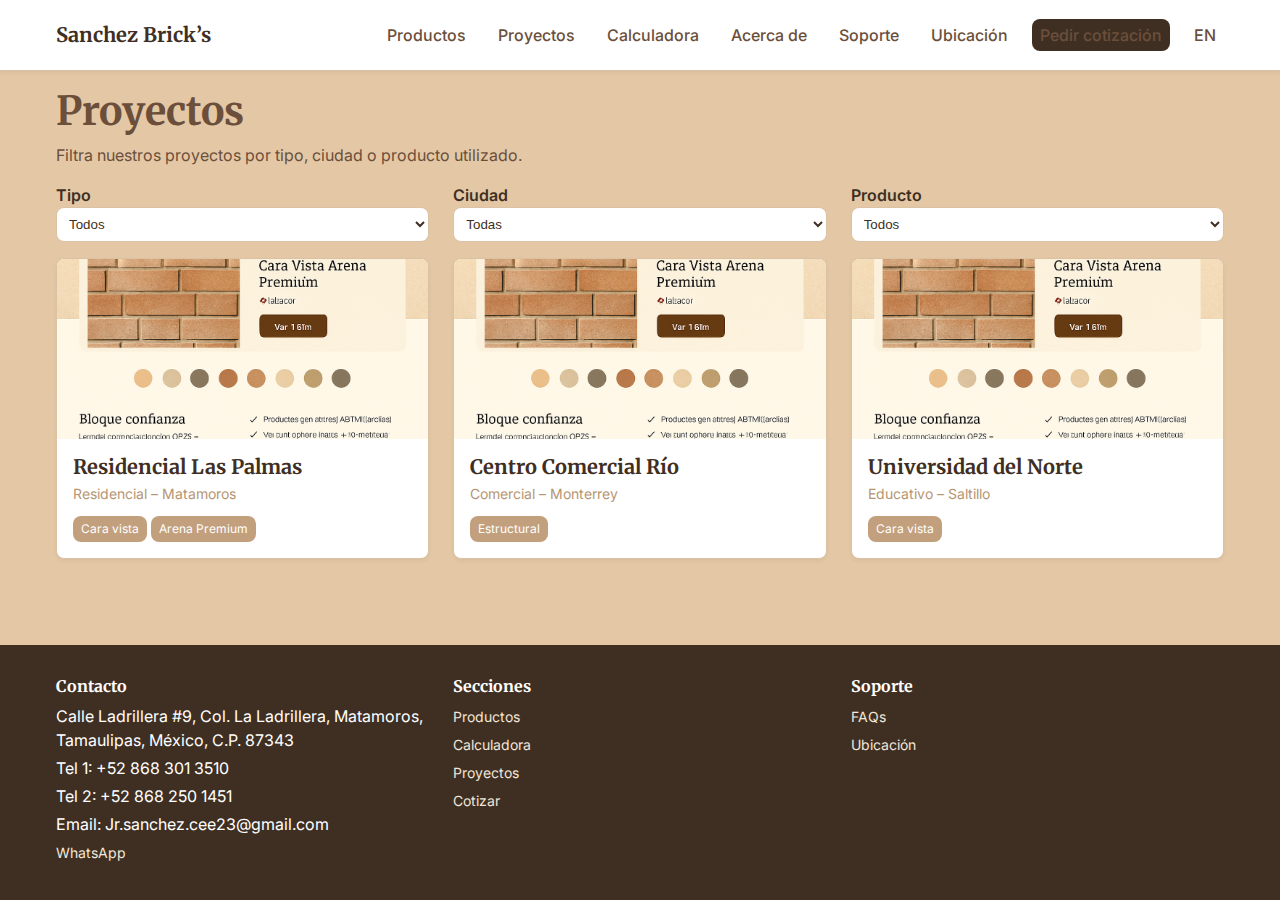
<file: proyectos.html>
<!DOCTYPE html>
<html lang="es">
<head>
  <meta charset="UTF-8">
  <meta name="viewport" content="width=device-width, initial-scale=1.0">
  <title>Proyectos | Sanchez Brick’s</title>
  <meta name="description" content="Inspírate con nuestros proyectos residenciales, comerciales, educativos y urbanos en México y el extranjero.">
  <link rel="preconnect" href="https://fonts.googleapis.com">
  <link rel="preconnect" href="https://fonts.gstatic.com" crossorigin>
  <link href="https://fonts.googleapis.com/css2?family=Inter:wght@400;500;600&family=Merriweather:wght@700;800&display=swap" rel="stylesheet">
  <link rel="stylesheet" href="styles.css">
</head>
<body>
  <header>
    <div class="container nav">
      <div class="logo">Sanchez Brick’s</div>
      <button id="menu-toggle" aria-label="Menú">☰</button>
      <ul>
        <li><a href="productos.html">Productos</a></li>
        <li><a href="proyectos.html" class="active">Proyectos</a></li>
        <li><a href="calculadora.html">Calculadora</a></li>
        <li><a href="acerca-de.html">Acerca de</a></li>
        <li><a href="soporte.html">Soporte</a></li>
        <li><a href="ubicacion.html">Ubicación</a></li>
        <li><a href="cotizar.html" class="btn btn-primary">Pedir cotización</a></li>
        <li><a href="en/index.html">EN</a></li>
      </ul>
    </div>
  </header>
  <main class="container mt-4">
    <h1 class="mb-2">Proyectos</h1>
    <p class="mb-4">Filtra nuestros proyectos por tipo, ciudad o producto utilizado.</p>
    <div class="grid grid-cols-3">
      <div>
        <label for="filter-proj-type">Tipo</label>
        <select id="filter-proj-type">
          <option value="">Todos</option>
          <option value="Residencial">Residencial</option>
          <option value="Comercial">Comercial</option>
          <option value="Educativo">Educativo</option>
          <option value="Urbano">Urbano</option>
        </select>
      </div>
      <div>
        <label for="filter-proj-city">Ciudad</label>
        <select id="filter-proj-city">
          <option value="">Todas</option>
          <option value="Matamoros">Matamoros</option>
          <option value="Monterrey">Monterrey</option>
          <option value="Saltillo">Saltillo</option>
        </select>
      </div>
      <div>
        <label for="filter-proj-prod">Producto</label>
        <select id="filter-proj-prod">
          <option value="">Todos</option>
          <option value="cara-vista-arena-premium">Cara Vista Arena Premium</option>
          <option value="estructural-clasico">Estructural Clásico</option>
        </select>
      </div>
    </div>
    <div class="grid grid-cols-2 grid-cols-3 mt-4">
      <!-- Project cards -->
      <a href="proyecto.html?slug=residencial-palmas" class="card">
        <img src="assets/brick-wall.png" alt="Residencial Las Palmas">
        <div class="card-body">
          <h3 class="card-title">Residencial Las Palmas</h3>
          <p class="card-text">Residencial – Matamoros</p>
          <div class="chips">
            <span class="chip">Cara vista</span>
            <span class="chip">Arena Premium</span>
          </div>
        </div>
      </a>
      <a href="proyecto.html?slug=comercial-rio" class="card">
        <img src="assets/brick-wall.png" alt="Centro Comercial Río">
        <div class="card-body">
          <h3 class="card-title">Centro Comercial Río</h3>
          <p class="card-text">Comercial – Monterrey</p>
          <div class="chips">
            <span class="chip">Estructural</span>
          </div>
        </div>
      </a>
      <a href="proyecto.html?slug=educativo-norte" class="card">
        <img src="assets/brick-wall.png" alt="Universidad del Norte">
        <div class="card-body">
          <h3 class="card-title">Universidad del Norte</h3>
          <p class="card-text">Educativo – Saltillo</p>
          <div class="chips">
            <span class="chip">Cara vista</span>
          </div>
        </div>
      </a>
    </div>
  </main>
  <footer>
    <div class="container footer-grid">
      <div>
        <h4>Contacto</h4>
        <ul>
          <li>Calle Ladrillera #9, Col. La Ladrillera, Matamoros, Tamaulipas, México, C.P. 87343</li>
          <li>Tel 1: +52 868 301 3510</li>
          <li>Tel 2: +52 868 250 1451</li>
          <li>Email: Jr.sanchez.cee23@gmail.com</li>
          <li><a href="https://wa.me/526883013510">WhatsApp</a></li>
        </ul>
      </div>
      <div>
        <h4>Secciones</h4>
        <ul>
          <li><a href="productos.html">Productos</a></li>
          <li><a href="calculadora.html">Calculadora</a></li>
          <li><a href="proyectos.html">Proyectos</a></li>
          <li><a href="cotizar.html">Cotizar</a></li>
        </ul>
      </div>
      <div>
        <h4>Soporte</h4>
        <ul>
          <li><a href="soporte.html#faq">FAQs</a></li>
          <li><a href="ubicacion.html">Ubicación</a></li>
        </ul>
      </div>
    </div>
  </footer>
  <script src="scripts.js"></script>
</body>
</html>
</file>
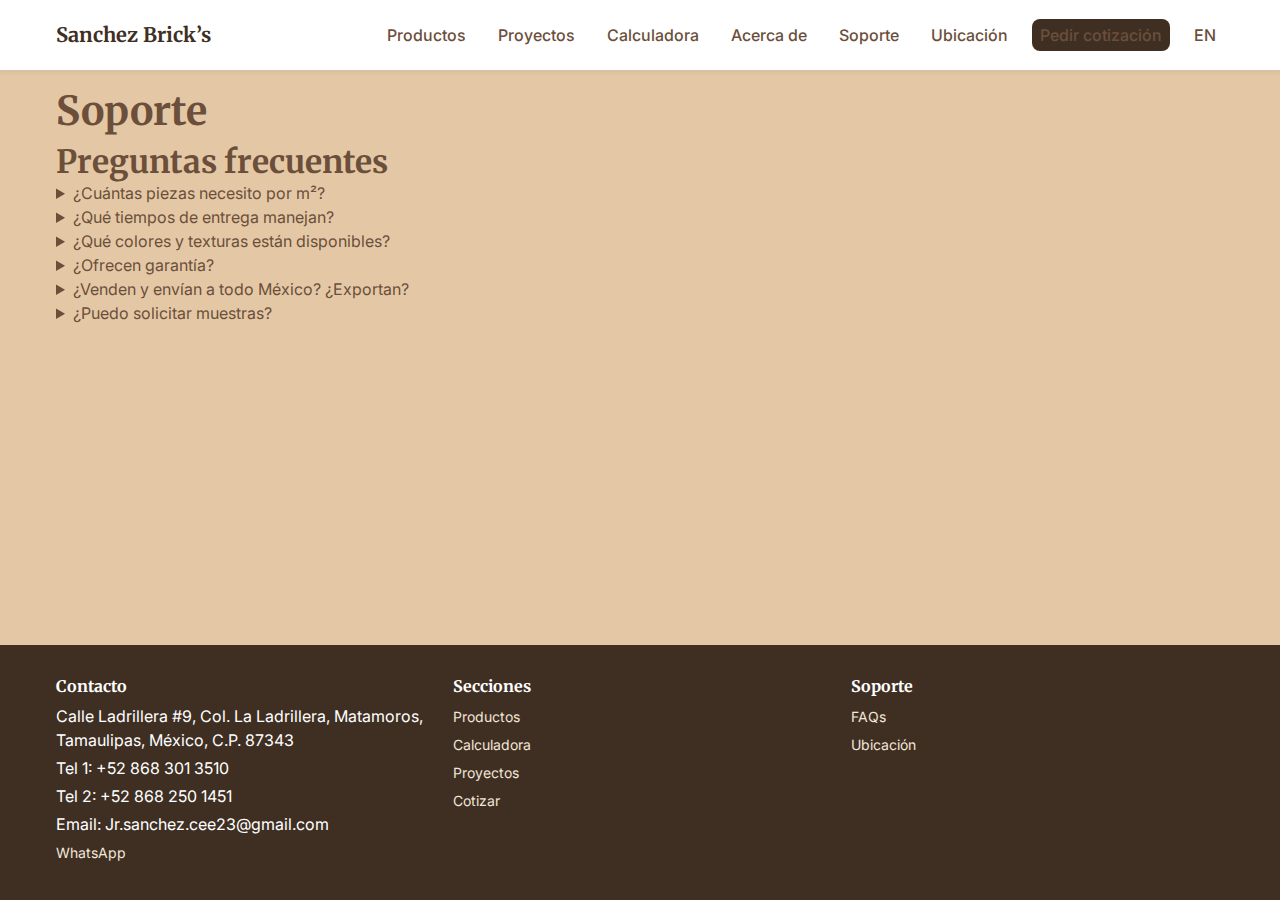
<file: soporte.html>
<!DOCTYPE html>
<html lang="es">
<head>
  <meta charset="UTF-8">
  <meta name="viewport" content="width=device-width, initial-scale=1.0">
  <title>Soporte | Sanchez Brick’s</title>
  <meta name="description" content="Preguntas frecuentes sobre nuestros productos y soporte de atención.">
  <link rel="preconnect" href="https://fonts.googleapis.com">
  <link rel="preconnect" href="https://fonts.gstatic.com" crossorigin>
  <link href="https://fonts.googleapis.com/css2?family=Inter:wght@400;500;600&family=Merriweather:wght@700;800&display=swap" rel="stylesheet">
  <link rel="stylesheet" href="styles.css">
</head>
<body>
  <header>
    <div class="container nav">
      <div class="logo">Sanchez Brick’s</div>
      <button id="menu-toggle" aria-label="Menú">☰</button>
      <ul>
        <li><a href="productos.html">Productos</a></li>
        <li><a href="proyectos.html">Proyectos</a></li>
        <li><a href="calculadora.html">Calculadora</a></li>
        <li><a href="acerca-de.html">Acerca de</a></li>
        <li><a href="soporte.html" class="active">Soporte</a></li>
        <li><a href="ubicacion.html">Ubicación</a></li>
        <li><a href="cotizar.html" class="btn btn-primary">Pedir cotización</a></li>
        <li><a href="en/index.html">EN</a></li>
      </ul>
    </div>
  </header>
  <main class="container mt-4">
    <h1 class="mb-2">Soporte</h1>
  
    <!-- FAQs -->
    <section id="faq" class="mb-4">
      <h2>Preguntas frecuentes</h2>
      <div>
        <details>
          <summary>¿Cuántas piezas necesito por m²?</summary>
          <p>Depende del formato y la junta. Nuestra calculadora estima las piezas según rendimiento del producto o sus medidas.</p>
        </details>
        <details>
          <summary>¿Qué tiempos de entrega manejan?</summary>
          <p>Para inventario disponible, 3–7 días hábiles en México. Para pedidos especiales, el asesor confirma fechas.</p>
        </details>
        <details>
          <summary>¿Qué colores y texturas están disponibles?</summary>
          <p>Ofrecemos una amplia variedad de colores naturales y acabados lisos, semirústicos y rústicos. Consulte nuestro catálogo para ver las opciones.</p>
        </details>
        
        <details>
          <summary>¿Ofrecen garantía?</summary>
          <p>Garantía contra defectos de fabricación conforme a ficha técnica y buenas prácticas de instalación.</p>
        </details>
        <details>
          <summary>¿Venden y envían a todo México? ¿Exportan?</summary>
          <p>Sí, entregamos en todo México y atendemos clientes internacionales. Consulta cobertura y costos de envío.</p>
        </details>
        <details>
          <summary>¿Puedo solicitar muestras?</summary>
          <p>Sí. Pide muestras de color/texture con tu asesor para validar en obra.</p>
        </details>
      </div>
    </section>
  
  </main>
  <footer>
    <div class="container footer-grid">
      <div>
        <h4>Contacto</h4>
        <ul>
          <li>Calle Ladrillera #9, Col. La Ladrillera, Matamoros, Tamaulipas, México, C.P. 87343</li>
          <li>Tel 1: +52 868 301 3510</li>
          <li>Tel 2: +52 868 250 1451</li>
          <li>Email: Jr.sanchez.cee23@gmail.com</li>
          <li><a href="https://wa.me/526883013510">WhatsApp</a></li>
        </ul>
      </div>
      <div>
        <h4>Secciones</h4>
        <ul>
          <li><a href="productos.html">Productos</a></li>
          <li><a href="calculadora.html">Calculadora</a></li>
          <li><a href="proyectos.html">Proyectos</a></li>
          <li><a href="cotizar.html">Cotizar</a></li>
        </ul>
      </div>
      <div>
        <h4>Soporte</h4>
        <ul>
          <li><a href="soporte.html#faq">FAQs</a></li>
          <li><a href="ubicacion.html">Ubicación</a></li>
        </ul>
      </div>
    </div>
  </footer>
  <script src="scripts.js"></script>
</body>
</html>
</file>
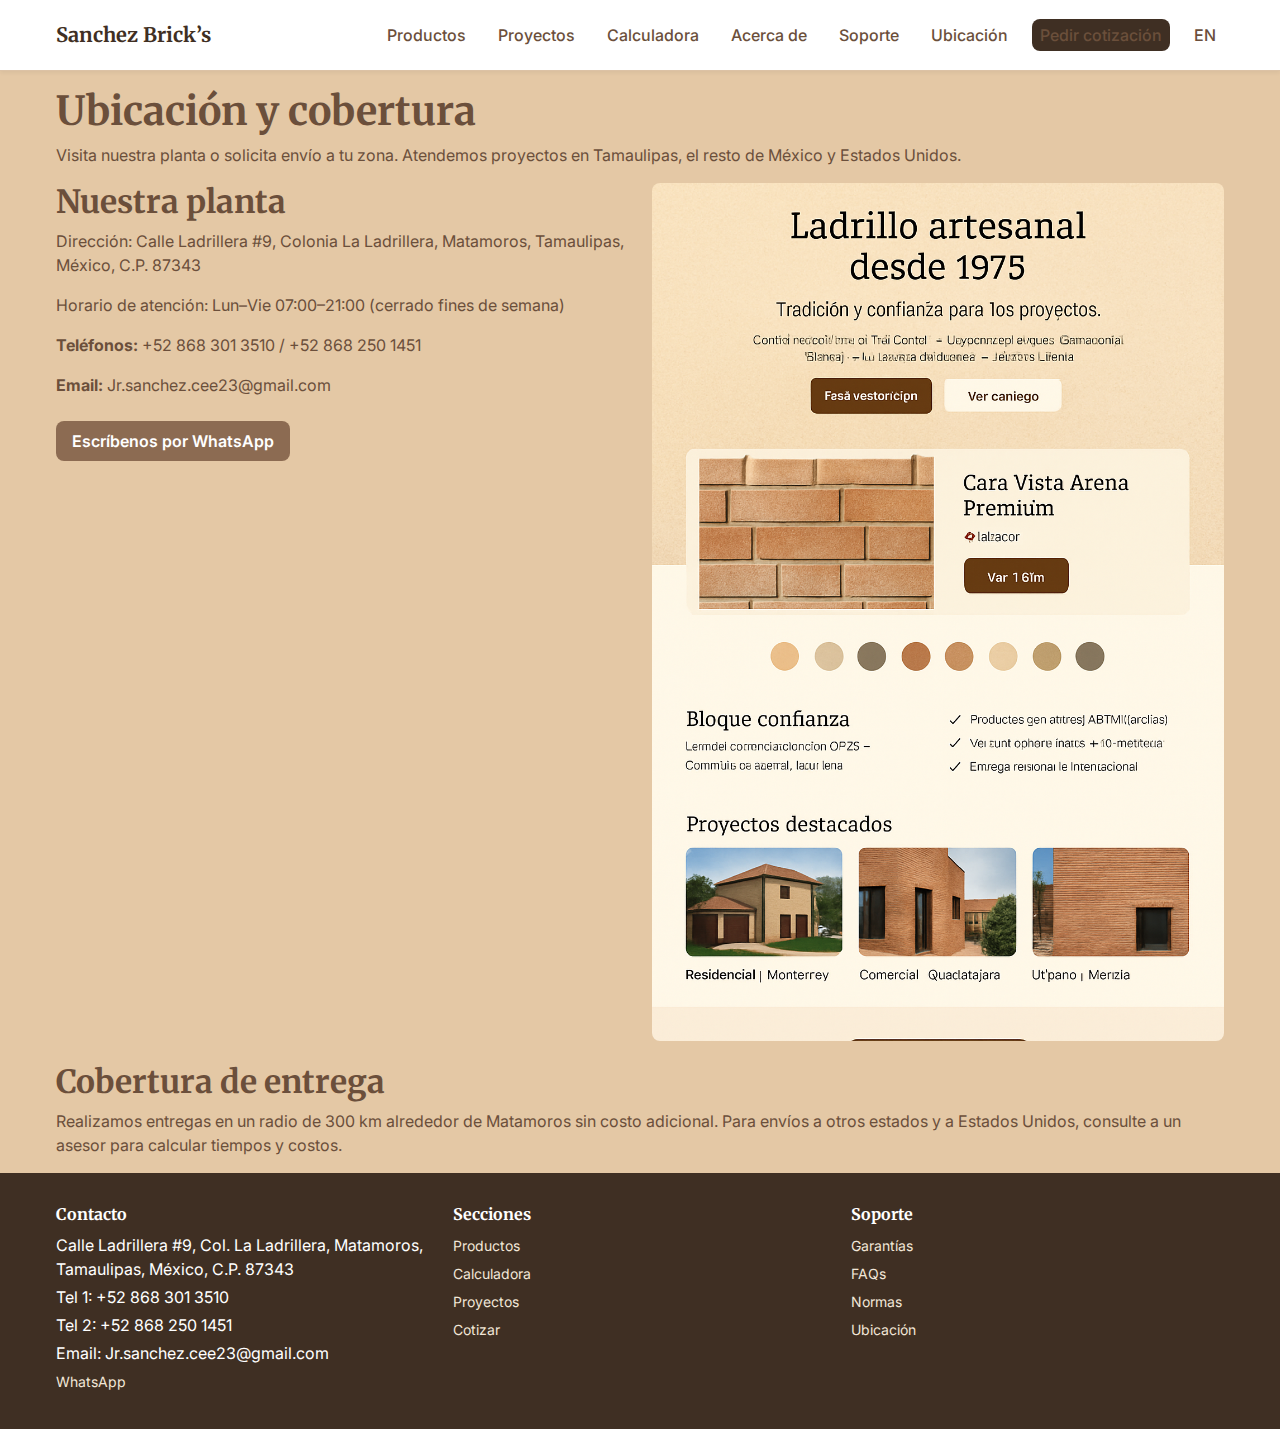
<file: ubicacion.html>
<!DOCTYPE html>
<html lang="es">
<head>
  <meta charset="UTF-8">
  <meta name="viewport" content="width=device-width, initial-scale=1.0">
  <title>Ubicación | Sanchez Brick’s</title>
  <meta name="description" content="Encuentra nuestra planta, horarios de atención y cobertura de entrega.">
  <link rel="preconnect" href="https://fonts.googleapis.com">
  <link rel="preconnect" href="https://fonts.gstatic.com" crossorigin>
  <link href="https://fonts.googleapis.com/css2?family=Inter:wght@400;500;600&family=Merriweather:wght@700;800&display=swap" rel="stylesheet">
  <link rel="stylesheet" href="styles.css">
</head>
<body>
  <header>
    <div class="container nav">
      <div class="logo">Sanchez Brick’s</div>
      <button id="menu-toggle" aria-label="Menú">☰</button>
      <ul>
        <li><a href="productos.html">Productos</a></li>
        <li><a href="proyectos.html">Proyectos</a></li>
        <li><a href="calculadora.html">Calculadora</a></li>
        <li><a href="acerca-de.html">Acerca de</a></li>
        <li><a href="soporte.html">Soporte</a></li>
        <li><a href="ubicacion.html" class="active">Ubicación</a></li>
        <li><a href="cotizar.html" class="btn btn-primary">Pedir cotización</a></li>
        <li><a href="en/index.html">EN</a></li>
      </ul>
    </div>
  </header>
  <main class="container mt-4">
    <h1 class="mb-2">Ubicación y cobertura</h1>
    <p class="mb-4">Visita nuestra planta o solicita envío a tu zona. Atendemos proyectos en Tamaulipas, el resto de México y Estados Unidos.</p>
    <div class="grid grid-cols-2">
      <div>
        <h2 class="mb-2">Nuestra planta</h2>
  <p>Dirección: Calle Ladrillera #9, Colonia La Ladrillera, Matamoros, Tamaulipas, México, C.P. 87343</p>
  <p>Horario de atención: Lun–Vie 07:00–21:00 (cerrado fines de semana)</p>
  <p><strong>Teléfonos:</strong> +52 868 301 3510 / +52 868 250 1451</p>
  <p><strong>Email:</strong> Jr.sanchez.cee23@gmail.com</p>
  <a href="https://wa.me/526883013510" class="btn btn-secondary mt-2">Escríbenos por WhatsApp</a>
      </div>
      <div>
        <!-- We cannot embed Google Maps without API; use placeholder -->
        <img src="assets/brick-wall.png" alt="Mapa" style="width:100%; border-radius: var(--radius-sm);">
      </div>
    </div>
    <div class="mt-4">
      <h2 class="mb-2">Cobertura de entrega</h2>
      <p>Realizamos entregas en un radio de 300 km alrededor de Matamoros sin costo adicional. Para envíos a otros estados y a Estados Unidos, consulte a un asesor para calcular tiempos y costos.</p>
    </div>
  </main>
  <footer>
    <div class="container footer-grid">
      <div>
        <h4>Contacto</h4>
        <ul>
          <li>Calle Ladrillera #9, Col. La Ladrillera, Matamoros, Tamaulipas, México, C.P. 87343</li>
          <li>Tel 1: +52 868 301 3510</li>
          <li>Tel 2: +52 868 250 1451</li>
          <li>Email: Jr.sanchez.cee23@gmail.com</li>
          <li><a href="https://wa.me/526883013510">WhatsApp</a></li>
        </ul>
      </div>
      <div>
        <h4>Secciones</h4>
        <ul>
          <li><a href="productos.html">Productos</a></li>
          <li><a href="calculadora.html">Calculadora</a></li>
          <li><a href="proyectos.html">Proyectos</a></li>
          <li><a href="cotizar.html">Cotizar</a></li>
        </ul>
      </div>
      <div>
        <h4>Soporte</h4>
        <ul>
          <li><a href="soporte.html">Garantías</a></li>
          <li><a href="soporte.html#faq">FAQs</a></li>
          <li><a href="soporte.html#normas">Normas</a></li>
          <li><a href="ubicacion.html">Ubicación</a></li>
        </ul>
      </div>
    </div>
  </footer>
  <script src="scripts.js"></script>
</body>
</html>
</file>
<file: styles.css>
/*
  Sanchez Brick’s Website Stylesheet

  This stylesheet defines the core look and feel of the Sanchez Brick’s
  website.  The color palette is derived from the provided brand
  guidelines.  Font families Merriweather and Inter are loaded via
  Google Fonts in the HTML documents.  Utility classes are kept
  minimal: instead of relying on frameworks such as Tailwind, a few
  sensible classes and variables are defined here.

  Color variables correspond to the palette defined in the project
  specification.  Whenever possible, semantic names (primary, secondary,
  etc.) map back to these variables so components remain easy to
  maintain and update.  Borders and radii follow the 8–12 px guideline.
*/

:root {
  /* Brand palette */
  --sand-100: #F2E7D8;
  --sand-200: #EDE1D2;
  --sand-300: #E4C8A5;
  --sand-400: #DCC2A5;
  --clay-500: #CDAE8A;
  --clay-600: #C2A07D;
  --clay-700: #B69573;
  --coffee-800: #8C6B52;
  --cocoa-900: #6B4F3B;
  --espresso-950: #3F2F23;
  --charcoal: #1F1B16;
  --white: #FFFFFF;

  /* Semantic aliases */
  --bg-light: var(--sand-300);
  --bg-lighter: var(--sand-200);
  --bg-dark: var(--espresso-950);
  --text-primary: var(--cocoa-900);
  --text-secondary: var(--clay-700);
  --text-inverse: var(--white);
  --accent: var(--clay-500);
  --accent-dark: var(--coffee-800);
  --border-color: var(--sand-400);
  --shadow-color: rgba(0, 0, 0, 0.05);
  --radius-sm: 8px;
  --radius-md: 12px;
}

/* Global resets */
* {
  box-sizing: border-box;
  margin: 0;
  padding: 0;
}

body {
  font-family: 'Inter', system-ui, -apple-system, Segoe UI, Roboto, Helvetica, Arial, sans-serif;
  font-size: 16px;
  line-height: 1.5;
  color: var(--text-primary);
  background-color: var(--bg-light);
  -webkit-font-smoothing: antialiased;
  min-height: 100vh;
  display: flex;
  flex-direction: column;
}

h1, h2, h3, h4, h5, h6 {
  font-family: 'Merriweather', serif;
  color: var(--cocoa-900);
  line-height: 1.2;
}

h1 { font-size: 2.5rem; }
h2 { font-size: 2rem; }
h3 { font-size: 1.5rem; }
h4 { font-size: 1.25rem; }
h5 { font-size: 1.125rem; }
h6 { font-size: 1rem; }

p {
  margin-bottom: 1rem;
  color: var(--text-primary);
}

a {
  color: var(--coffee-800);
  text-decoration: none;
}

a:hover {
  text-decoration: underline;
}

/* Layout containers */
.container {
  width: 100%;
  max-width: 1200px;
  margin: 0 auto;
  padding: 0 1rem;
}

header {
  background-color: var(--white);
  border-bottom: 1px solid var(--border-color);
  box-shadow: 0 2px 4px var(--shadow-color);
}

header .nav {
  display: flex;
  align-items: center;
  justify-content: space-between;
  height: 70px;
}

header .nav .logo {
  display: flex;
  align-items: center;
  font-weight: 700;
  font-family: 'Merriweather', serif;
  font-size: 1.25rem;
  color: var(--espresso-950);
}

header .nav ul {
  list-style: none;
  display: flex;
  gap: 1rem;
  align-items: center;
}

header .nav ul li a {
  font-weight: 500;
  color: var(--cocoa-900);
  padding: 0.25rem 0.5rem;
  border-radius: var(--radius-sm);
}

header .nav ul li a:hover {
  background-color: var(--sand-100);
}

header .nav .cta {
  margin-left: 1rem;
}

/* Buttons */
.btn {
  display: inline-block;
  padding: 0.5rem 1rem;
  border-radius: var(--radius-sm);
  font-weight: 600;
  text-align: center;
  cursor: pointer;
  transition: background-color 0.2s ease, color 0.2s ease;
  border: none;
}

.btn-primary {
  background-color: var(--espresso-950);
  color: var(--white);
}

.btn-primary:hover {
  background-color: var(--cocoa-900);
}

.btn-secondary {
  background-color: var(--coffee-800);
  color: var(--white);
}

.btn-secondary:hover {
  background-color: var(--cocoa-900);
}

.btn-light {
  background-color: var(--sand-200);
  color: var(--espresso-950);
}

.btn-light:hover {
  background-color: var(--sand-100);
}

/* Hero Section */
.hero {
  position: relative;
  color: var(--espresso-950);
  padding: 4rem 1rem;
  background-image: url('assets/hero-bg.png');
  background-size: cover;
  background-position: center;
  text-align: center;
}

.hero::after {
  content: '';
  position: absolute;
  inset: 0;
  background-color: rgba(255, 255, 255, 0.7);
  /* subtle overlay for contrast */
  z-index: 0;
}

.hero .content {
  position: relative;
  z-index: 1;
  max-width: 800px;
  margin: 0 auto;
}

.hero h1 {
  margin-bottom: 0.5rem;
  font-size: 2.75rem;
  color: var(--espresso-950);
}

.hero p.subtitle {
  font-size: 1.25rem;
  margin-bottom: 1.5rem;
  color: var(--coffee-800);
}

.badge-container {
  display: flex;
  flex-wrap: wrap;
  justify-content: center;
  gap: 0.5rem;
  margin-bottom: 1.5rem;
}

.badge {
  background-color: var(--clay-600);
  color: var(--white);
  padding: 0.25rem 0.75rem;
  border-radius: var(--radius-sm);
  font-size: 0.875rem;
}

/* Cards and grids */
.grid {
  display: grid;
  gap: 1.5rem;
}

/* breakpoints for responsive layout */
@media (min-width: 640px) {
  .grid-cols-2 {
    grid-template-columns: repeat(2, 1fr);
  }
}

@media (min-width: 1024px) {
  .grid-cols-3 {
    grid-template-columns: repeat(3, 1fr);
  }
  .grid-cols-4 {
    grid-template-columns: repeat(4, 1fr);
  }
}

.card {
  background-color: var(--white);
  border: 1px solid var(--border-color);
  border-radius: var(--radius-sm);
  box-shadow: 0 2px 4px var(--shadow-color);
  overflow: hidden;
  display: flex;
  flex-direction: column;
}

.card img {
  width: 100%;
  height: 180px;
  object-fit: cover;
}

.card-body {
  padding: 1rem;
  flex: 1;
  display: flex;
  flex-direction: column;
  justify-content: space-between;
}

.card-title {
  font-family: 'Merriweather', serif;
  font-size: 1.25rem;
  margin-bottom: 0.25rem;
  color: var(--espresso-950);
}

.card-text {
  font-size: 0.875rem;
  color: var(--text-secondary);
  margin-bottom: 0.75rem;
}

.note {
  font-style: italic;
  color: var(--coffee-800);
}

.chips {
  display: flex;
  flex-wrap: wrap;
  gap: 0.25rem;
}

.chip {
  padding: 0.25rem 0.5rem;
  border-radius: var(--radius-sm);
  font-size: 0.75rem;
  cursor: pointer;
  background-color: var(--clay-600);
  color: var(--white);
}

.chip:hover {
  background-color: var(--clay-700);
}

/* Footer */
footer {
  margin-top: auto;
  background-color: var(--espresso-950);
  color: var(--white);
  padding: 2rem 1rem;
}

footer .footer-grid {
  display: grid;
  gap: 1.5rem;
  grid-template-columns: 1fr;
}

@media (min-width: 640px) {
  footer .footer-grid {
    grid-template-columns: repeat(3, 1fr);
  }
}

footer h4 {
  font-size: 1rem;
  margin-bottom: 0.5rem;
  color: var(--white);
}

footer ul {
  list-style: none;
}

footer ul li {
  margin-bottom: 0.25rem;
}

footer ul li a {
  color: var(--sand-100);
  font-size: 0.875rem;
}

footer ul li a:hover {
  color: var(--white);
}

/* Form styles */
form {
  display: grid;
  gap: 1rem;
  max-width: 600px;
  margin: 0 auto;
}

label {
  font-weight: 600;
  color: var(--espresso-950);
}

input[type="text"],
input[type="email"],
input[type="number"],
select,
textarea {
  width: 100%;
  padding: 0.5rem;
  border: 1px solid var(--border-color);
  border-radius: var(--radius-sm);
  background-color: var(--white);
  color: var(--espresso-950);
}

input:focus,
select:focus,
textarea:focus {
  outline: none;
  border-color: var(--coffee-800);
  box-shadow: 0 0 0 2px rgba(140, 107, 82, 0.2);
}

/* Comparison bar */
#compare-bar {
  position: fixed;
  bottom: 0;
  left: 0;
  width: 100%;
  background-color: var(--espresso-950);
  color: var(--white);
  padding: 1rem;
  display: none;
  z-index: 1000;
}

#compare-bar .compare-items {
  display: flex;
  gap: 0.5rem;
  flex-wrap: wrap;
}

#compare-bar button {
  margin-left: auto;
}

/* Modal for comparison table */
#compare-modal {
  position: fixed;
  top: 0;
  left: 0;
  width: 100%;
  height: 100%;
  display: none;
  background-color: rgba(0, 0, 0, 0.5);
  z-index: 2000;
  align-items: center;
  justify-content: center;
}

#compare-modal .modal-content {
  background-color: var(--white);
  border-radius: var(--radius-md);
  padding: 1.5rem;
  max-width: 90%;
  max-height: 80%;
  overflow: auto;
  box-shadow: 0 4px 12px rgba(0, 0, 0, 0.15);
}

/* Tables */
table {
  width: 100%;
  border-collapse: collapse;
  margin-bottom: 1rem;
}

th, td {
  padding: 0.5rem;
  text-align: left;
  border-bottom: 1px solid var(--border-color);
  font-size: 0.875rem;
}

th {
  background-color: var(--sand-200);
  font-family: 'Merriweather', serif;
  color: var(--espresso-950);
}

.spec-table td:first-child {
  font-weight: 600;
  white-space: nowrap;
}

/* Utility classes */
.mt-2 { margin-top: 0.5rem; }
.mt-4 { margin-top: 1rem; }
.mb-2 { margin-bottom: 0.5rem; }
.mb-4 { margin-bottom: 1rem; }
.text-center { text-align: center; }
.text-right { text-align: right; }
.w-full { width: 100%; }
.hidden { display: none; }

/* Responsive navigation for small screens */
#menu-toggle {
  display: none;
}

@media (max-width: 768px) {
  header .nav ul {
    display: none;
    position: absolute;
    top: 70px;
    left: 0;
    right: 0;
    background-color: var(--white);
    flex-direction: column;
    border-bottom: 1px solid var(--border-color);
    box-shadow: 0 2px 4px var(--shadow-color);
    z-index: 500;
  }
  header .nav ul.show {
    display: flex;
  }
  #menu-toggle {
    display: block;
    background: none;
    border: none;
    font-size: 1.5rem;
    color: var(--espresso-950);
  }
}
</file>
